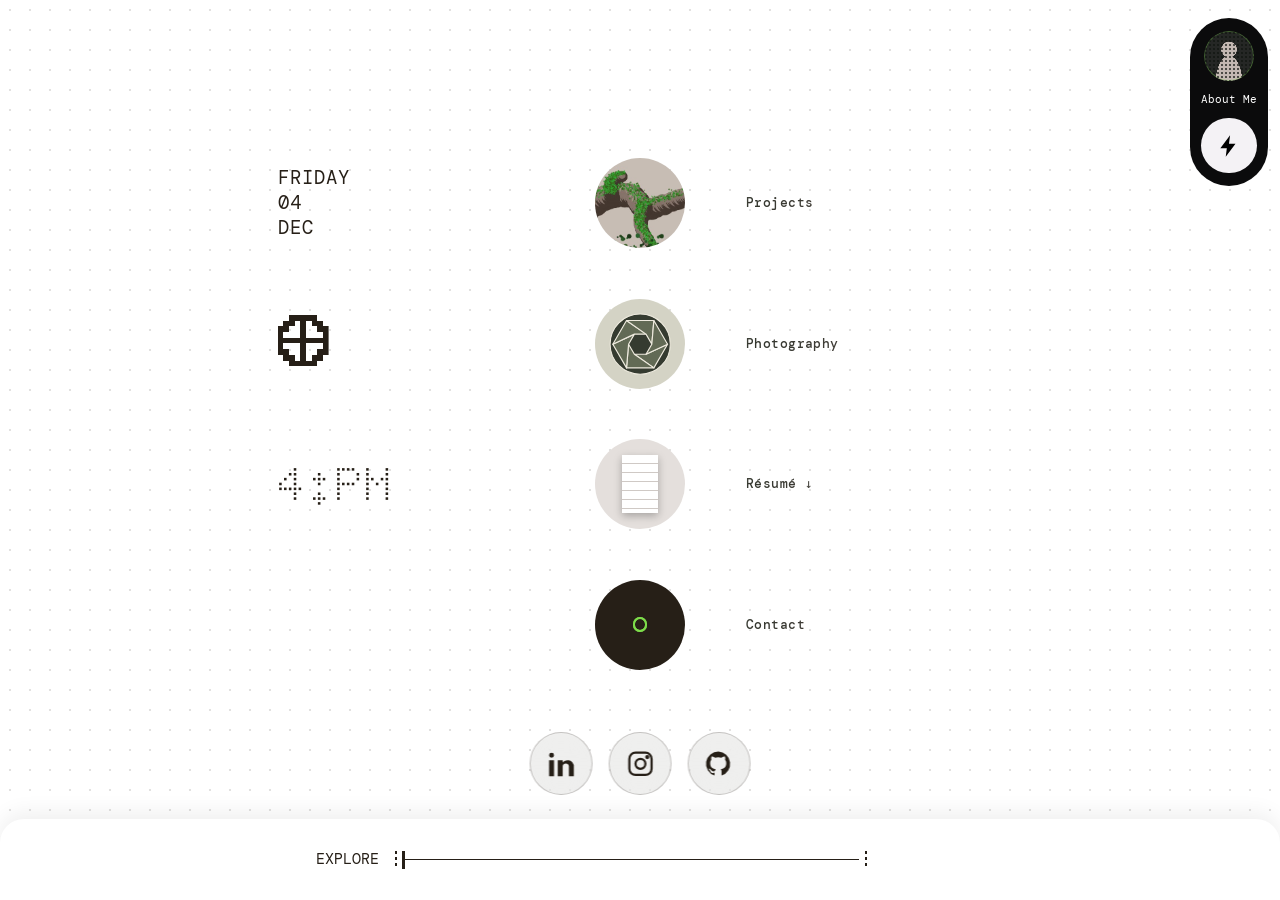
<file: index.html>
<!doctype html>
<html lang="en">
  <head>
    
    <meta charset="utf-8" />
    <meta name="viewport" content="width=device-width,initial-scale=1,viewport-fit=cover" />
    <title>Oscar Ojeda C.</title>
    <link rel="preconnect" href="https://fonts.googleapis.com" />
    <link rel="preconnect" href="https://fonts.gstatic.com" crossorigin />
    <link
      href="https://fonts.googleapis.com/css2?family=Doto:wght@400;900&family=DM+Mono:wght@400;500&display=swap"
      rel="stylesheet"
    />
    <link rel="stylesheet" href="css/portfolio.css" />
  <link rel="icon" href="favicon.ico?v=5" sizes="any">
<link rel="icon" type="image/svg+xml" href="favicon.svg?v=5">
<link rel="apple-touch-icon" href="apple-touch-icon.png?v=4">
</head>
  <body>
    <div id="dev">
      <canvas id="dm" aria-hidden="true"></canvas>
      <div id="home">
        <ul id="col">
          <li class="r">
            <div class="l" id="dt"></div>
            <button class="p" data-o="proj" aria-label="Projects">
              <span class="orb o-proj"></span></button
            ><span></span>
            <span class="portal-caption">Projects</span>
          </li>
          <li class="r">
            <div class="l">
              <svg
                id="gl"
                viewBox="0 0 9 9"
                width="26"
                height="26"
                fill="currentColor"
                shape-rendering="crispEdges"
              ></svg>
            </div>
            <button class="p" data-o="cam" aria-label="Photography">
              <span class="orb o-cam"
                ><svg class="aperture" viewBox="0 0 100 100" aria-hidden="true">
                  <circle class="aperture-rim" cx="50" cy="50" r="44" />
                  <g class="aperture-blades">
                    <path
                      transform="rotate(0 50 50)"
                      d="M 90.000 50.000 L 70.000 84.641 L 41.500 64.722 L 58.500 64.722 Z"
                    >
                      <animate
                        attributeName="d"
                        values="M 90.000 50.000 L 70.000 84.641 L 41.500 64.722 L 58.500 64.722 Z;M 90.000 50.000 L 70.000 84.641 L 49.000 51.732 L 51.000 51.732 Z;M 90.000 50.000 L 70.000 84.641 L 41.500 64.722 L 58.500 64.722 Z"
                        keyTimes="0;0.48;1"
                        dur="480ms"
                        begin="indefinite"
                      />
                    </path>
                    <path
                      transform="rotate(60 50 50)"
                      d="M 90.000 50.000 L 70.000 84.641 L 41.500 64.722 L 58.500 64.722 Z"
                    >
                      <animate
                        attributeName="d"
                        values="M 90.000 50.000 L 70.000 84.641 L 41.500 64.722 L 58.500 64.722 Z;M 90.000 50.000 L 70.000 84.641 L 49.000 51.732 L 51.000 51.732 Z;M 90.000 50.000 L 70.000 84.641 L 41.500 64.722 L 58.500 64.722 Z"
                        keyTimes="0;0.48;1"
                        dur="480ms"
                        begin="indefinite"
                      />
                    </path>
                    <path
                      transform="rotate(120 50 50)"
                      d="M 90.000 50.000 L 70.000 84.641 L 41.500 64.722 L 58.500 64.722 Z"
                    >
                      <animate
                        attributeName="d"
                        values="M 90.000 50.000 L 70.000 84.641 L 41.500 64.722 L 58.500 64.722 Z;M 90.000 50.000 L 70.000 84.641 L 49.000 51.732 L 51.000 51.732 Z;M 90.000 50.000 L 70.000 84.641 L 41.500 64.722 L 58.500 64.722 Z"
                        keyTimes="0;0.48;1"
                        dur="480ms"
                        begin="indefinite"
                      />
                    </path>
                    <path
                      transform="rotate(180 50 50)"
                      d="M 90.000 50.000 L 70.000 84.641 L 41.500 64.722 L 58.500 64.722 Z"
                    >
                      <animate
                        attributeName="d"
                        values="M 90.000 50.000 L 70.000 84.641 L 41.500 64.722 L 58.500 64.722 Z;M 90.000 50.000 L 70.000 84.641 L 49.000 51.732 L 51.000 51.732 Z;M 90.000 50.000 L 70.000 84.641 L 41.500 64.722 L 58.500 64.722 Z"
                        keyTimes="0;0.48;1"
                        dur="480ms"
                        begin="indefinite"
                      />
                    </path>
                    <path
                      transform="rotate(240 50 50)"
                      d="M 90.000 50.000 L 70.000 84.641 L 41.500 64.722 L 58.500 64.722 Z"
                    >
                      <animate
                        attributeName="d"
                        values="M 90.000 50.000 L 70.000 84.641 L 41.500 64.722 L 58.500 64.722 Z;M 90.000 50.000 L 70.000 84.641 L 49.000 51.732 L 51.000 51.732 Z;M 90.000 50.000 L 70.000 84.641 L 41.500 64.722 L 58.500 64.722 Z"
                        keyTimes="0;0.48;1"
                        dur="480ms"
                        begin="indefinite"
                      />
                    </path>
                    <path
                      transform="rotate(300 50 50)"
                      d="M 90.000 50.000 L 70.000 84.641 L 41.500 64.722 L 58.500 64.722 Z"
                    >
                      <animate
                        attributeName="d"
                        values="M 90.000 50.000 L 70.000 84.641 L 41.500 64.722 L 58.500 64.722 Z;M 90.000 50.000 L 70.000 84.641 L 49.000 51.732 L 51.000 51.732 Z;M 90.000 50.000 L 70.000 84.641 L 41.500 64.722 L 58.500 64.722 Z"
                        keyTimes="0;0.48;1"
                        dur="480ms"
                        begin="indefinite"
                      />
                    </path>
                  </g></svg
              ></span></button
            ><span></span>
            <span class="portal-caption">Photography</span>
          </li>
          <li class="r">
            <div class="l tm" id="tm"></div>
            <a class="p" id="dl" href="assets/Oscar_Ojeda_Resume.pdf" download aria-label="Résumé (download PDF)"
              ><span class="orb o-cv"></span></a
            ><span></span>
            <span class="portal-caption">Résumé ↓</span>
          </li>
          <!-- PERSONAL INDEX (disabled): remove the comment markers here and around its screen section below to enable
<li class="r"><div class="l">PERSONAL<br>INDEX</div><button class="p" data-o="index" aria-label="PERSONAL_INDEX"><span class="orb vn o-vinyl"></span></button><span></span></li>
-->
          <li class="r">
            <div class="l" aria-hidden="true"></div>
            <button class="p" data-o="contact" aria-label="Contact">
              <span class="orb o-ct"></span></button
            ><span></span>
            <span class="portal-caption">Contact</span>
          </li>
        </ul>
      </div>
      <nav id="socials" aria-label="Social profiles">
        <a
          href="https://www.linkedin.com/in/oscarojedac/"
          target="_blank"
          rel="noopener noreferrer"
          aria-label="LinkedIn profile (opens in a new tab)"
          title="LinkedIn"
        >
          <svg viewBox="0 0 24 24" aria-hidden="true">
            <path
              d="M4 3a2 2 0 1 0 0 4 2 2 0 0 0 0-4M2 9h4v13H2zm7 0h4v2c1-2 7-4 9 2v9h-4v-8c0-3-5-3-5 0v8H9z"
            />
          </svg>
        </a>
        <a
          href="https://www.instagram.com/OscarOjeda0.0/"
          target="_blank"
          rel="noopener noreferrer"
          aria-label="Instagram profile (opens in a new tab)"
          title="Instagram"
        >
          <svg
            viewBox="0 0 24 24"
            aria-hidden="true"
            style="fill: none; stroke: currentColor; stroke-width: 1.8"
          >
            <rect x="3" y="3" width="18" height="18" rx="5" />
            <circle cx="12" cy="12" r="4" />
            <circle cx="17.5" cy="6.5" r=".8" fill="currentColor" />
          </svg>
        </a>
        <a
          href="https://github.com/oocalder"
          target="_blank"
          rel="noopener noreferrer"
          aria-label="GitHub"
          ><svg viewBox="0 0 24 24" aria-hidden="true">
            <path
              d="M12 2a10 10 0 0 0-3.2 19.5v-2.2c-2.7.6-3.3-1.2-3.3-1.2-.5-1.2-1.2-1.5-1.2-1.5-1-.7.1-.7.1-.7 1.1.1 1.7 1.1 1.7 1.1 1 1.6 2.5 1.1 3 .8.1-.7.4-1.1.7-1.4-2.2-.3-4.5-1.1-4.5-5a4 4 0 0 1 1-2.7c-.1-.3-.4-1.3.1-2.7 0 0 .9-.3 2.8 1a9.5 9.5 0 0 1 5.2 0c1.9-1.3 2.8-1 2.8-1 .5 1.4.2 2.4.1 2.7a4 4 0 0 1 1 2.7c0 3.9-2.3 4.7-4.5 5 .4.3.7.9.7 1.8v3.3A10 10 0 0 0 12 2"
            /></svg
        ></a>
      </nav>
      <div id="ov">
        <!-- MY STORY: edit these two paragraphs to update your introduction. -->
        <section class="s" data-screen="story" aria-label="About Me">
          <div class="rings" aria-hidden="true"></div>
          <article>
            <h2>HEY, I'M OSCAR.</h2>
            <p>
              I graduated from Arizona State University's W. P. Carey School of Business in 2024
              with a degree in Computer Information Systems. I tend to live somewhere between IT, cameras, computers, and
              software development. This site is where I get to put those parts of my life
              in the same place.
            </p>
            <p>
              My work in D2D, IT solutions and CRM software has put me on the customer-facing side of
              that relationship. I've spent a great amount of time listening to what someone needs, asking
              questions, and helping translate technical ideas into something useful. I want to keep
              bringing that perspective closer to the work of building and implementing systems.
            </p>
            <a class="row" id="story-contact" href="contact/index.html">LET'S TALK<span>↗</span></a>
          </article>
        </section>
        <section class="s full" data-screen="proj">
          <canvas id="cv"></canvas>
          <p id="az"></p>
          <p id="dn"></p>
          <p id="an"></p>
          <p id="tg">TARGET_ID: 0345<br />SONAR CONT.<br />DEADWOOD</p>
          <button class="rt" data-p="1" style="left: 30%; top: 50%" aria-label="Project 1">
            <i></i><b>01</b></button
          ><button class="rt" data-p="2" disabled aria-disabled="true" title="Coming soon" style="left: 58%; top: 57%" aria-label="Project 2">
            <i></i><b>02</b></button
          ><button class="rt" data-p="3" disabled aria-disabled="true" title="Coming soon" style="left: 76%; top: 49%" aria-label="Project 3">
            <i></i><b>03</b>
          </button>
          <div id="project-panel" aria-label="Project showcase">
            <p class="eyebrow">FIELD NOTES / SELECTED WORK</p>
            <h2>PROJECTS</h2>
            <p>Explore the markers or choose a project below.</p>
            <nav id="project-tabs" aria-label="Choose a project">
              <button type="button" data-project="1">01</button
              ><button type="button" data-project="2" disabled aria-disabled="true" title="Coming soon">02</button
              ><button type="button" data-project="3" disabled aria-disabled="true" title="Coming soon">03</button>
            </nav>
            <div id="project-detail" aria-live="polite">
              <div id="project-visual"></div>
              <p id="project-status" aria-label="Project status"></p>
              <h3 id="project-title"></h3>
              <p id="project-summary"></p>
              <dl>
                <dt>ROLE</dt>
                <dd id="project-role"></dd>
                <dt>TOOLS</dt>
                <dd id="project-tools"></dd>
                <dt>OUTCOME</dt>
                <dd id="project-outcome"></dd>
              </dl>
              <div id="project-links"></div>
            </div>
            <p class="placeholder-note">
              01 is a documented personal prototype. 02–03 are still placeholders.
            </p>
          </div>
        </section>
        <img id="cg" alt="" /><iframe id="cf" title="Cam view" allow="autoplay"></iframe>
        <section class="s full" data-screen="contact" aria-label="Contact">
          <iframe id="contact-frame" data-src="contact/index.html" title="Contact Oscar Ojeda" loading="lazy"></iframe>
        </section>
        <!-- PERSONAL INDEX screen (disabled)
<section class="s" data-screen="index"><h2 class="h">PERSONAL<br>INDEX</h2><div class="rec vn"></div>
<div class="row">PHOTOGRAPHY<span>placeholder</span></div><div class="row">HOBBY_02<span>placeholder</span></div><div class="row">HOBBY_03<span>placeholder</span></div></section>
-->
      </div>
      <div id="pill">
        <button class="av" data-o="story" aria-label="About Me"></button><small>About Me</small
        ><button id="bolt" aria-label="Replay intro">
          <svg viewBox="0 0 24 24"><path d="M13 2 4 14h6l-1 8 9-12h-6z" /></svg>
        </button>
      </div>

      <nav id="bar">
        <!-- Bottom-left hamburger disabled by request; uncomment alongside its JS handler if needed later.
        <button class="mn" id="mn" aria-label="Back"><i></i><i></i><i></i></button>
        -->
        <span>EXPLORE</span>
        <div id="sl"><i></i><b id="th"></b></div>
        <span id="rd"></span>
      </nav>
      <button id="x">&larr; BACK</button>
      <div id="ts"></div>
    </div>
    <script src="js/portfolio.js"></script>
  </body>
</html>
</file>
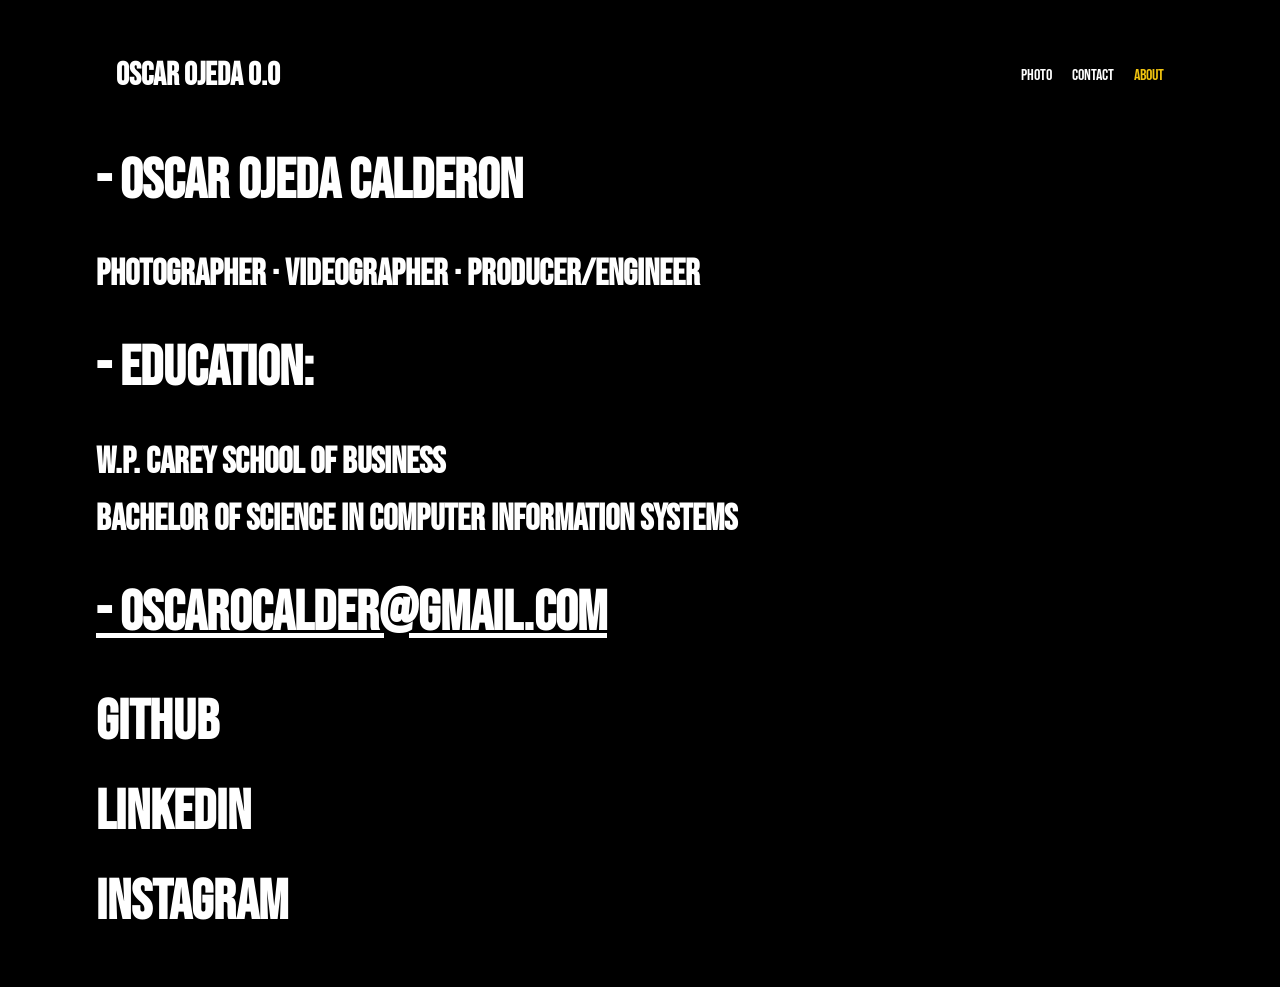
<file: about/index.html>
<!doctype html>
<html lang="en">
  <head>
    <meta charset="UTF-8" />
    <meta http-equiv="X-UA-Compatible" content="IE=edge" />
    <meta name="viewport" content="width=device-width, initial-scale=1.0" />

    <!-- Custom CSS file link -->
    <link rel="stylesheet" href="../css/about.css" />

    <title>About Oscar Ojeda</title>

    <!-- Font -->
    <link
      href="https://fonts.googleapis.com/css2?family=Bebas+Neue&display=swap"
      rel="stylesheet"
    />
  <link rel="icon" href="../favicon.ico?v=5" sizes="any">
<link rel="icon" type="image/svg+xml" href="../favicon.svg?v=5">
<link rel="apple-touch-icon" href="../apple-touch-icon.png?v=4">
</head>
  <body>
    <div class="about-container">
      <header class="navbar fade-in">
        <h1 class="title">
          <a href="../index.html" style="text-decoration: none; color: inherit">Oscar Ojeda 0.0</a>
        </h1>

        <nav>
          <ul class="menu">
            <li><a href="../index.html">Photo</a></li>
            <!-- <li><a href="../press/">Press</a></li> -->
            <li><a href="../contact/">Contact</a></li>
            <li><a href="../about/" class="active">About</a></li>
          </ul>
        </nav>

        <div class="menu-toggle">
          <div class="bar"></div>
          <div class="bar"></div>
        </div>
        <nav class="menu-overlay">
          <ul>
            <li><a href="../index.html">Photo</a></li>
            <!-- <li><a href="../press/">Press</a></li> -->
            <li><a href="../contact/">Contact</a></li>
            <li><a href="../about/" class="active">About</a></li>
          </ul>
        </nav>
      </header>
      <br />
      <main class="about-content">
        <h3 class="fade-in delay-1">- Oscar Ojeda Calderon</h3>
        <h2 class="fade-in delay-2">Photographer · Videographer · Producer/Engineer</h2>

        <h3 class="fade-in delay-3">- Education:</h3>
        <h2 class="fade-in delay-4">
          W.P. Carey School of Business<br />
          Bachelor of Science in Computer Information Systems
        </h2>

        <h3><u>- OscarOCalder@gmail.com</u></h3>
        <!-- Email stays static -->
      </main>

      <ul class="social-menu">
        <h3 class="fade-in delay-5">
          <li><a href="https://github.com/oocalder">GitHub</a></li>
        </h3>
        <h3 class="fade-in delay-6">
          <li><a href="https://www.linkedin.com/in/OscarOjedaC">LinkedIn</a></li>
        </h3>
        <h3 class="fade-in delay-7">
          <li><a href="https://www.instagram.com/OscarOjeda0.0/#">Instagram</a></li>
        </h3>
      </ul>
    </div>
    <script src="../js/about.js"></script>
  </body>
</html>
</file>
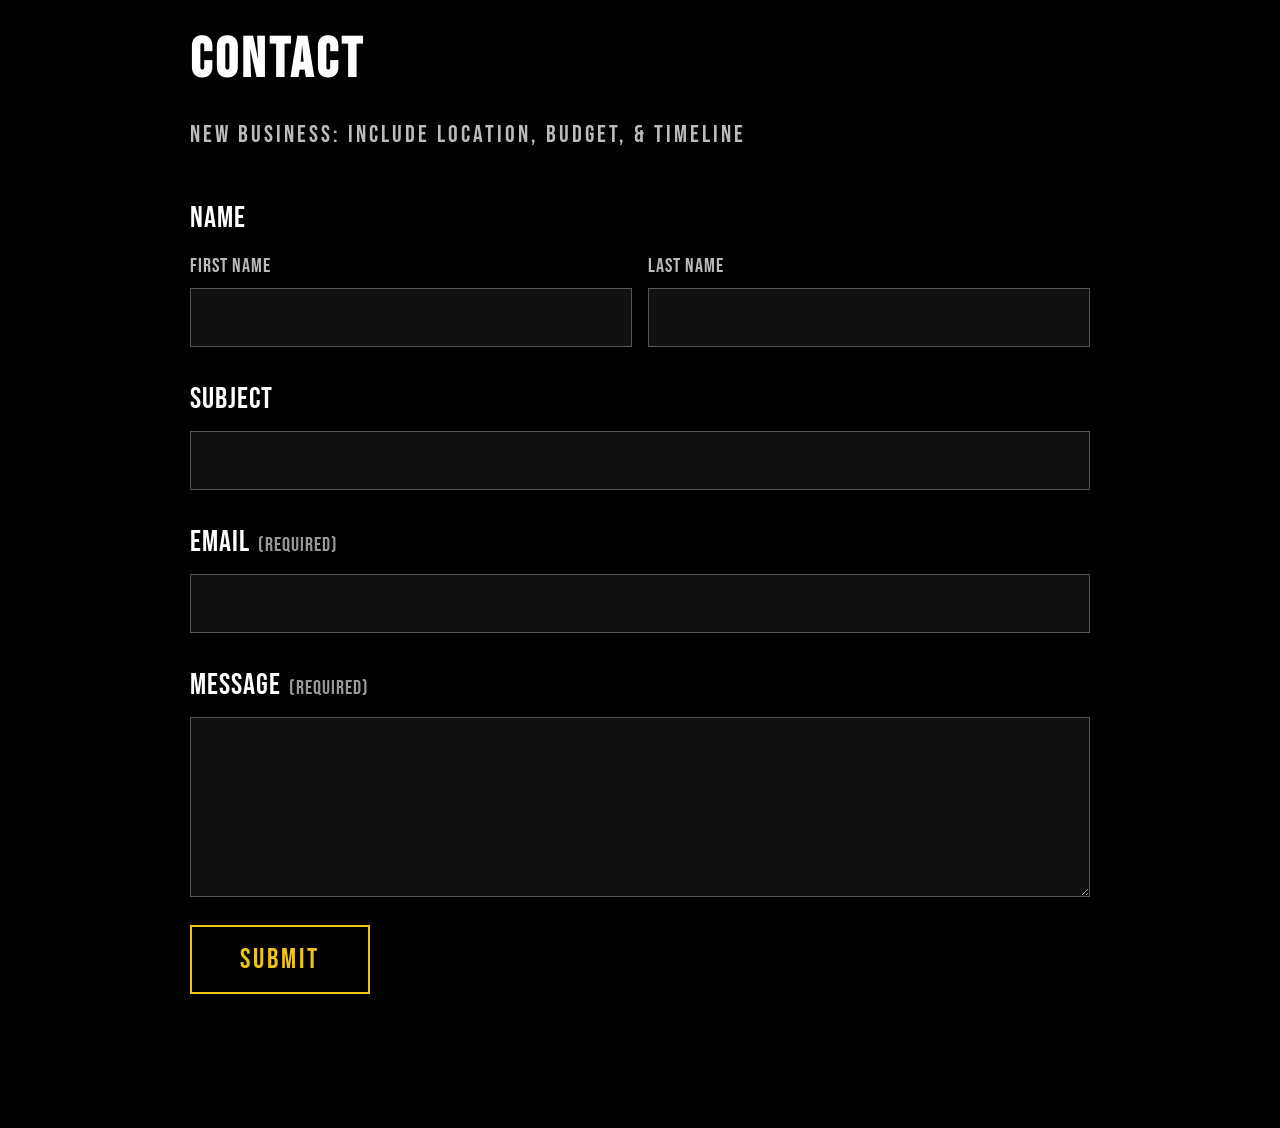
<file: contact/index.html>
<!DOCTYPE html>
<html lang="en">
<head>
    <base target="_top">
    <link rel="icon" href="../favicon.ico?v=5" sizes="any">
    <link rel="icon" type="image/svg+xml" href="../favicon.svg?v=5">
    <meta charset="UTF-8">
    <meta http-equiv="X-UA-Compatible" content="IE=edge">
    <meta name="viewport" content="width=device-width, initial-scale=1.0">

    <!-- Custom CSS files -->
    <link rel="stylesheet" href="../css/contact-base.css">
    <link rel="stylesheet" href="../css/contact.css">

    <title>Contact</title>
    <meta name="description" content="Get in touch with Oscar about a project, collaboration, or photography inquiry.">
    <meta property="og:title" content="Contact">
    <meta property="og:type" content="website">
    <meta property="og:url" content="https://oscarojedac.com/contact/">
    <meta property="og:description" content="Get in touch about a project, collaboration, or photography inquiry.">
    <meta name="twitter:card" content="summary">
    <meta name="twitter:title" content="Contact">
    <link rel="canonical" href="https://oscarojedac.com/contact/">

    <!-- Font -->
    <link href="https://fonts.googleapis.com/css2?family=Bebas+Neue&display=swap" rel="stylesheet">
</head>
<body>

    <div class="about-container">
        <main class="contact-content">
            <h2 class="contact-title fade-in delay-1">Contact</h2>
            <p class="contact-sub fade-in delay-2">New business: include location, budget, &amp; timeline</p>

            <!--
                FORM SETUP: replace YOUR_FORM_ID below with your Formspree form ID
                (see formspree.io). Until you do, the form falls back to opening
                the visitor's email app with their message pre-filled.
            -->
            <form id="contact-form" class="contact-form fade-in delay-3"
                  action="https://formspree.io/f/xaeqaoja" method="POST">

                <div class="field">
                    <span class="field-label">Name</span>
                    <div class="name-row">
                        <div class="field-half">
                            <label class="field-sublabel" for="first-name">First Name</label>
                            <input type="text" id="first-name" name="first_name" autocomplete="given-name">
                        </div>
                        <div class="field-half">
                            <label class="field-sublabel" for="last-name">Last Name</label>
                            <input type="text" id="last-name" name="last_name" autocomplete="family-name">
                        </div>
                    </div>
                </div>

                <div class="field">
                    <label class="field-label" for="subject">Subject</label>
                    <input type="text" id="subject" name="subject">
                </div>

                <div class="field">
                    <label class="field-label" for="email">Email<span class="req">(required)</span></label>
                    <input type="email" id="email" name="email" required autocomplete="email">
                </div>

                <div class="field">
                    <label class="field-label" for="message">Message<span class="req">(required)</span></label>
                    <textarea id="message" name="message" required></textarea>
                </div>

                <!-- Spam trap: real visitors never see or fill this -->
                <div class="hp-field" aria-hidden="true">
                    <label for="website">Leave this empty</label>
                    <input type="text" id="website" name="_gotcha" tabindex="-1" autocomplete="off">
                </div>

                <button type="submit" class="submit-btn">Submit</button>
                <p id="form-status" class="form-status" role="status" aria-live="polite"></p>
            </form>
        </main>

    </div>

    <script src="../js/contact-legacy.js"></script>
    <script>
    (function () {
        var form = document.getElementById("contact-form");
        var statusEl = document.getElementById("form-status");
        var button = form.querySelector(".submit-btn");
        var TO_EMAIL = "OscarOCalder@gmail.com";

        function setStatus(msg, type) {
            statusEl.textContent = msg;
            statusEl.className = "form-status " + (type || "");
        }

        form.addEventListener("submit", function (e) {
            e.preventDefault();

            // Spam trap filled in? Pretend success and do nothing.
            if (form.elements["_gotcha"].value) {
                setStatus("Thanks! Your message was sent.", "success");
                return;
            }

            var first = form.elements["first_name"].value.trim();
            var last = form.elements["last_name"].value.trim();
            var subject = form.elements["subject"].value.trim() || "Website inquiry";
            var email = form.elements["email"].value.trim();
            var message = form.elements["message"].value.trim();
            var fullName = (first + " " + last).trim();

            // Formspree not set up yet -> open the visitor's email app instead
            if (form.action.indexOf("YOUR_FORM_ID") !== -1) {
                var body = (fullName ? "Name: " + fullName + "\n" : "") +
                           "Email: " + email + "\n\n" + message;
                window.location.href = "mailto:" + TO_EMAIL +
                    "?subject=" + encodeURIComponent(subject) +
                    "&body=" + encodeURIComponent(body);
                setStatus("Opening your email app...", "success");
                return;
            }

            // Formspree is set up -> send it in the background
            button.disabled = true;
            setStatus("Sending...", "");

            fetch(form.action, {
                method: "POST",
                body: new FormData(form),
                headers: { "Accept": "application/json" }
            }).then(function (response) {
                if (response.ok) {
                    form.reset();
                    setStatus("Thanks! Your message was sent.", "success");
                } else {
                    setStatus("Something went wrong. Please email " + TO_EMAIL + " directly.", "error");
                }
            }).catch(function () {
                setStatus("Something went wrong. Please email " + TO_EMAIL + " directly.", "error");
            }).finally(function () {
                button.disabled = false;
            });
        });
    })();
    </script>
</body>
</html>
</file>
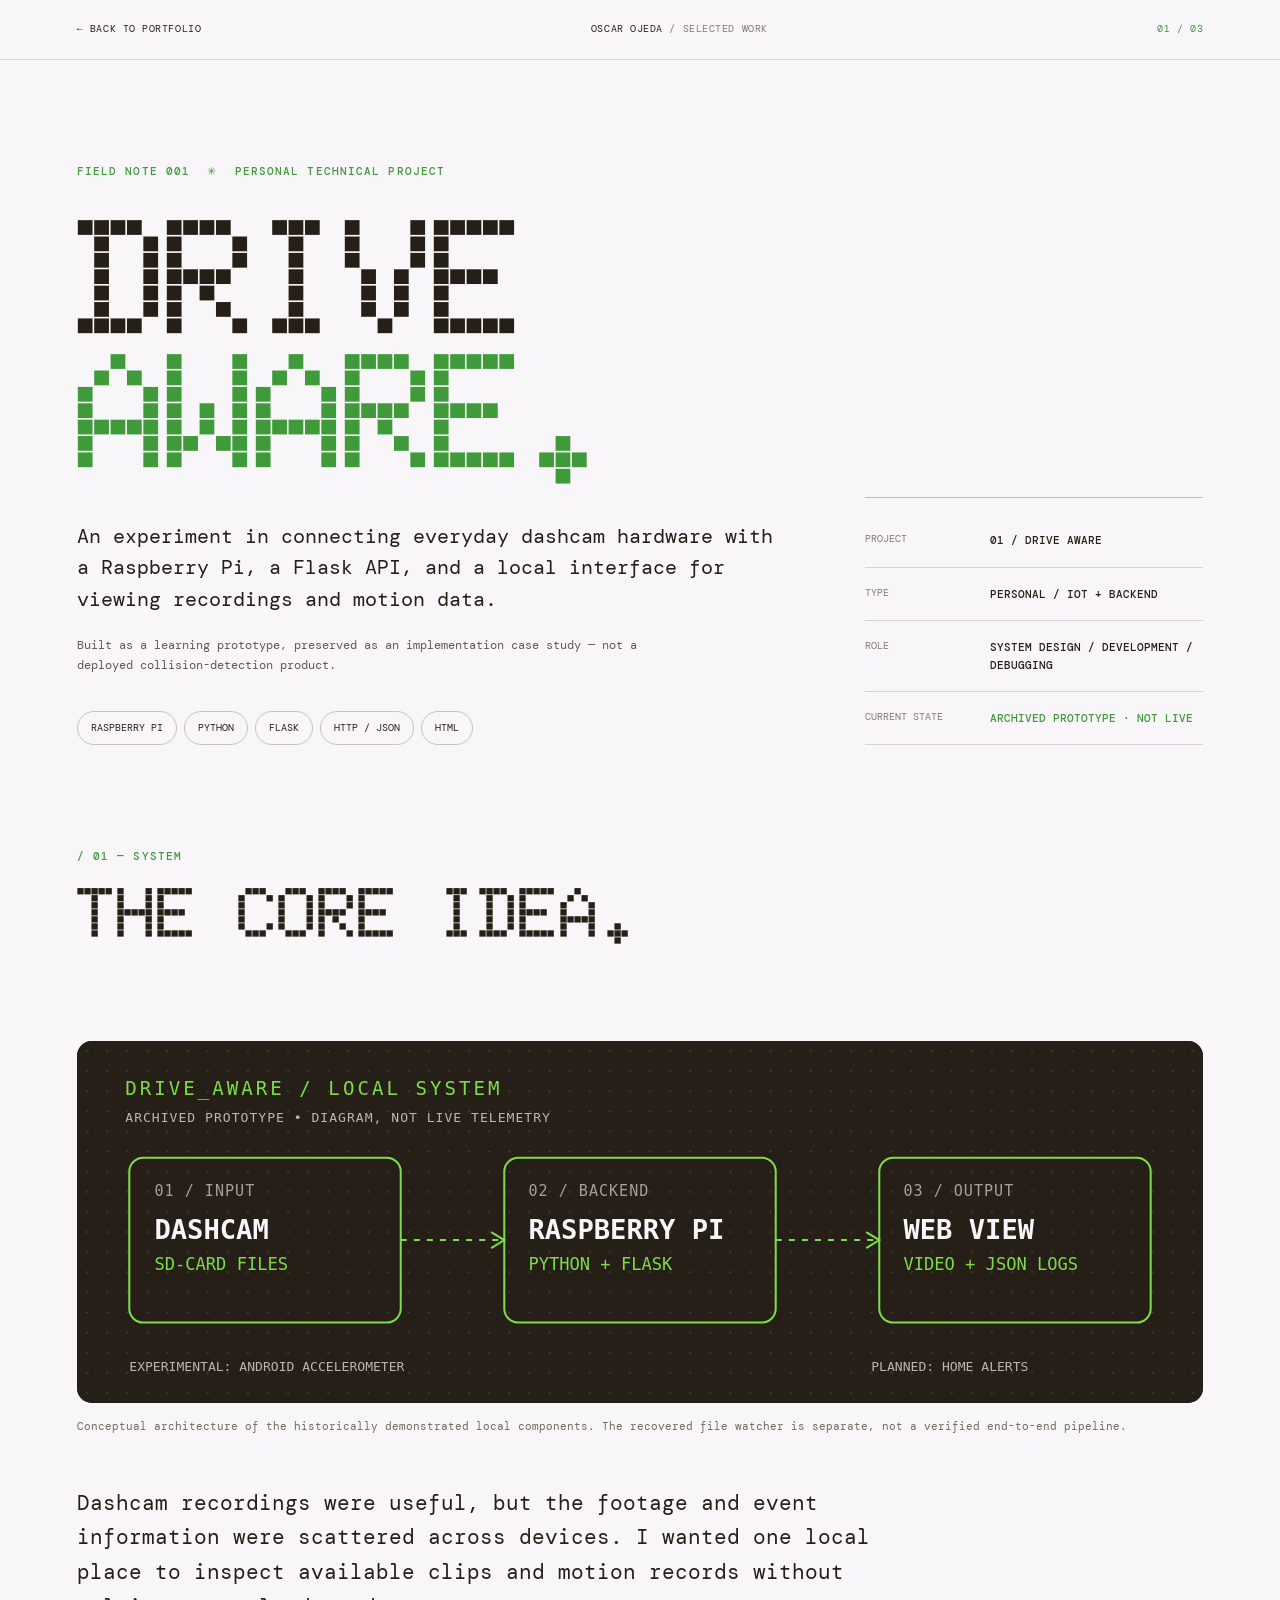
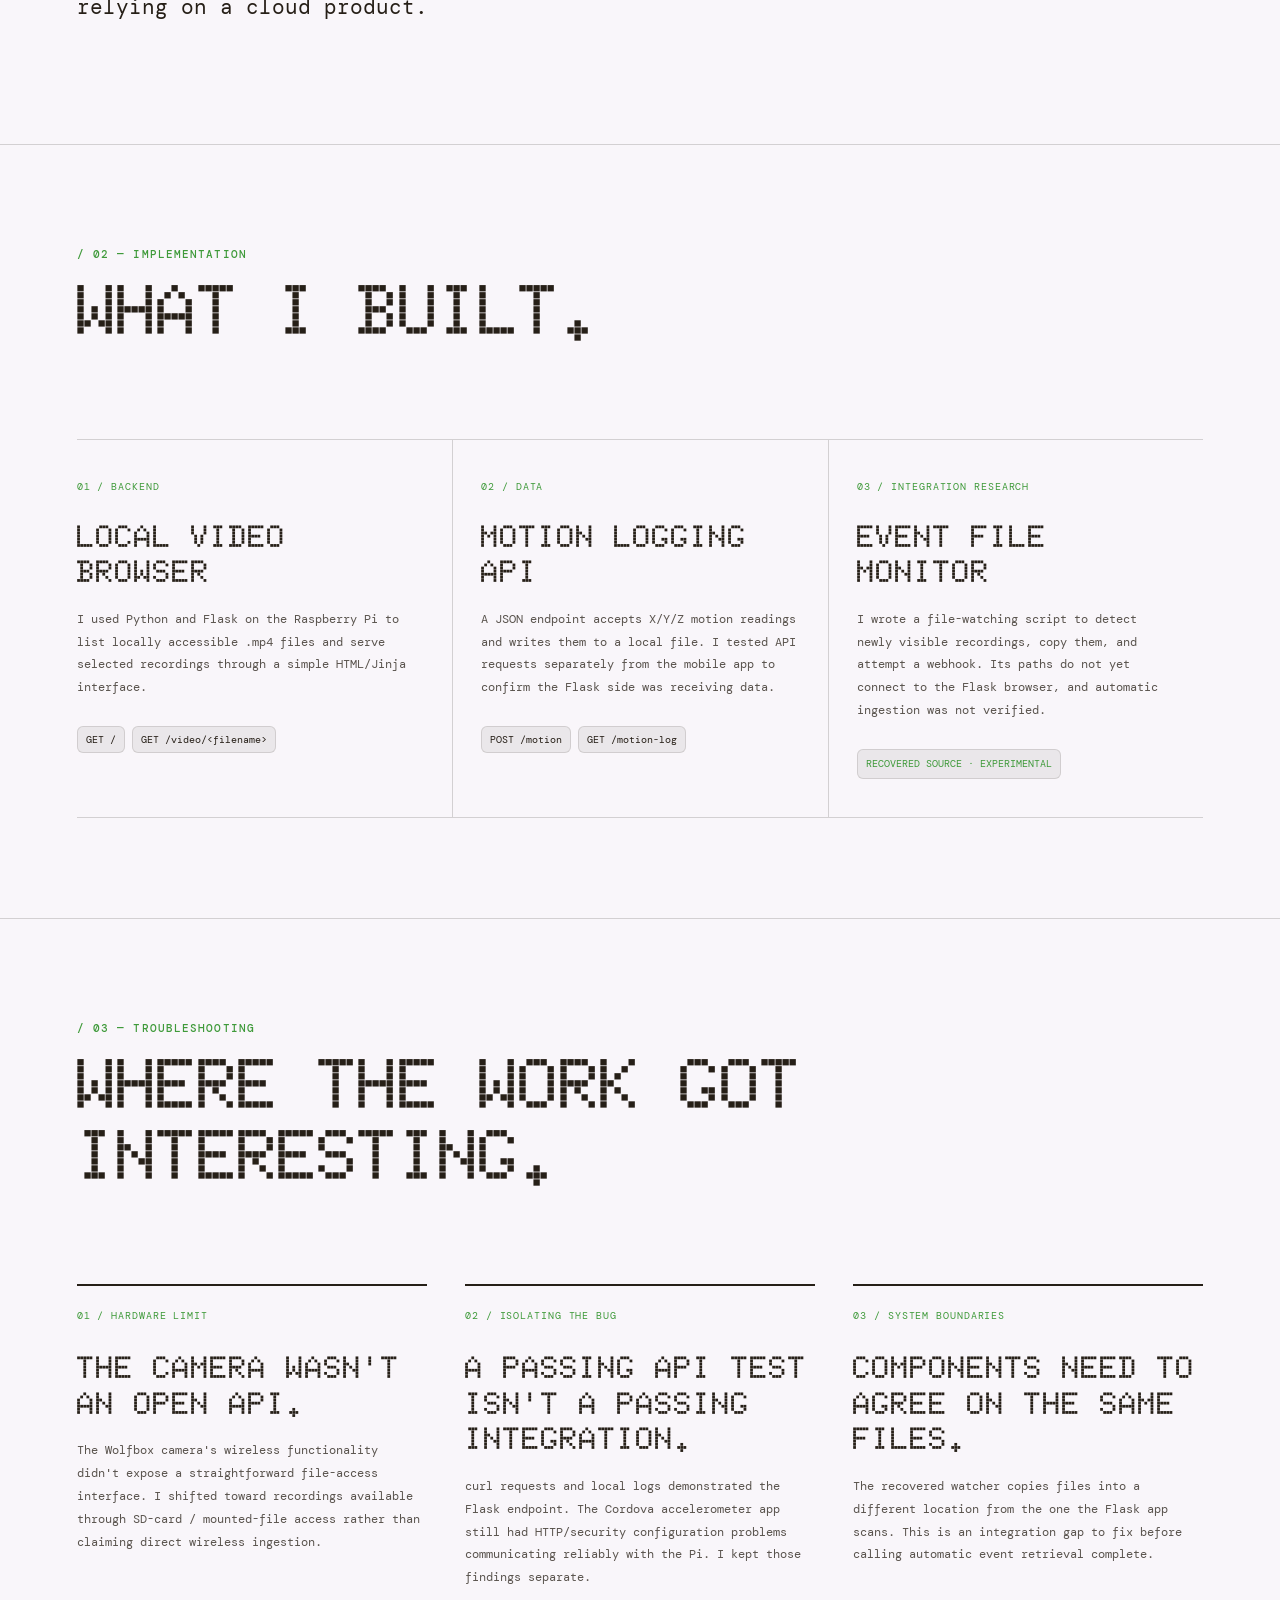
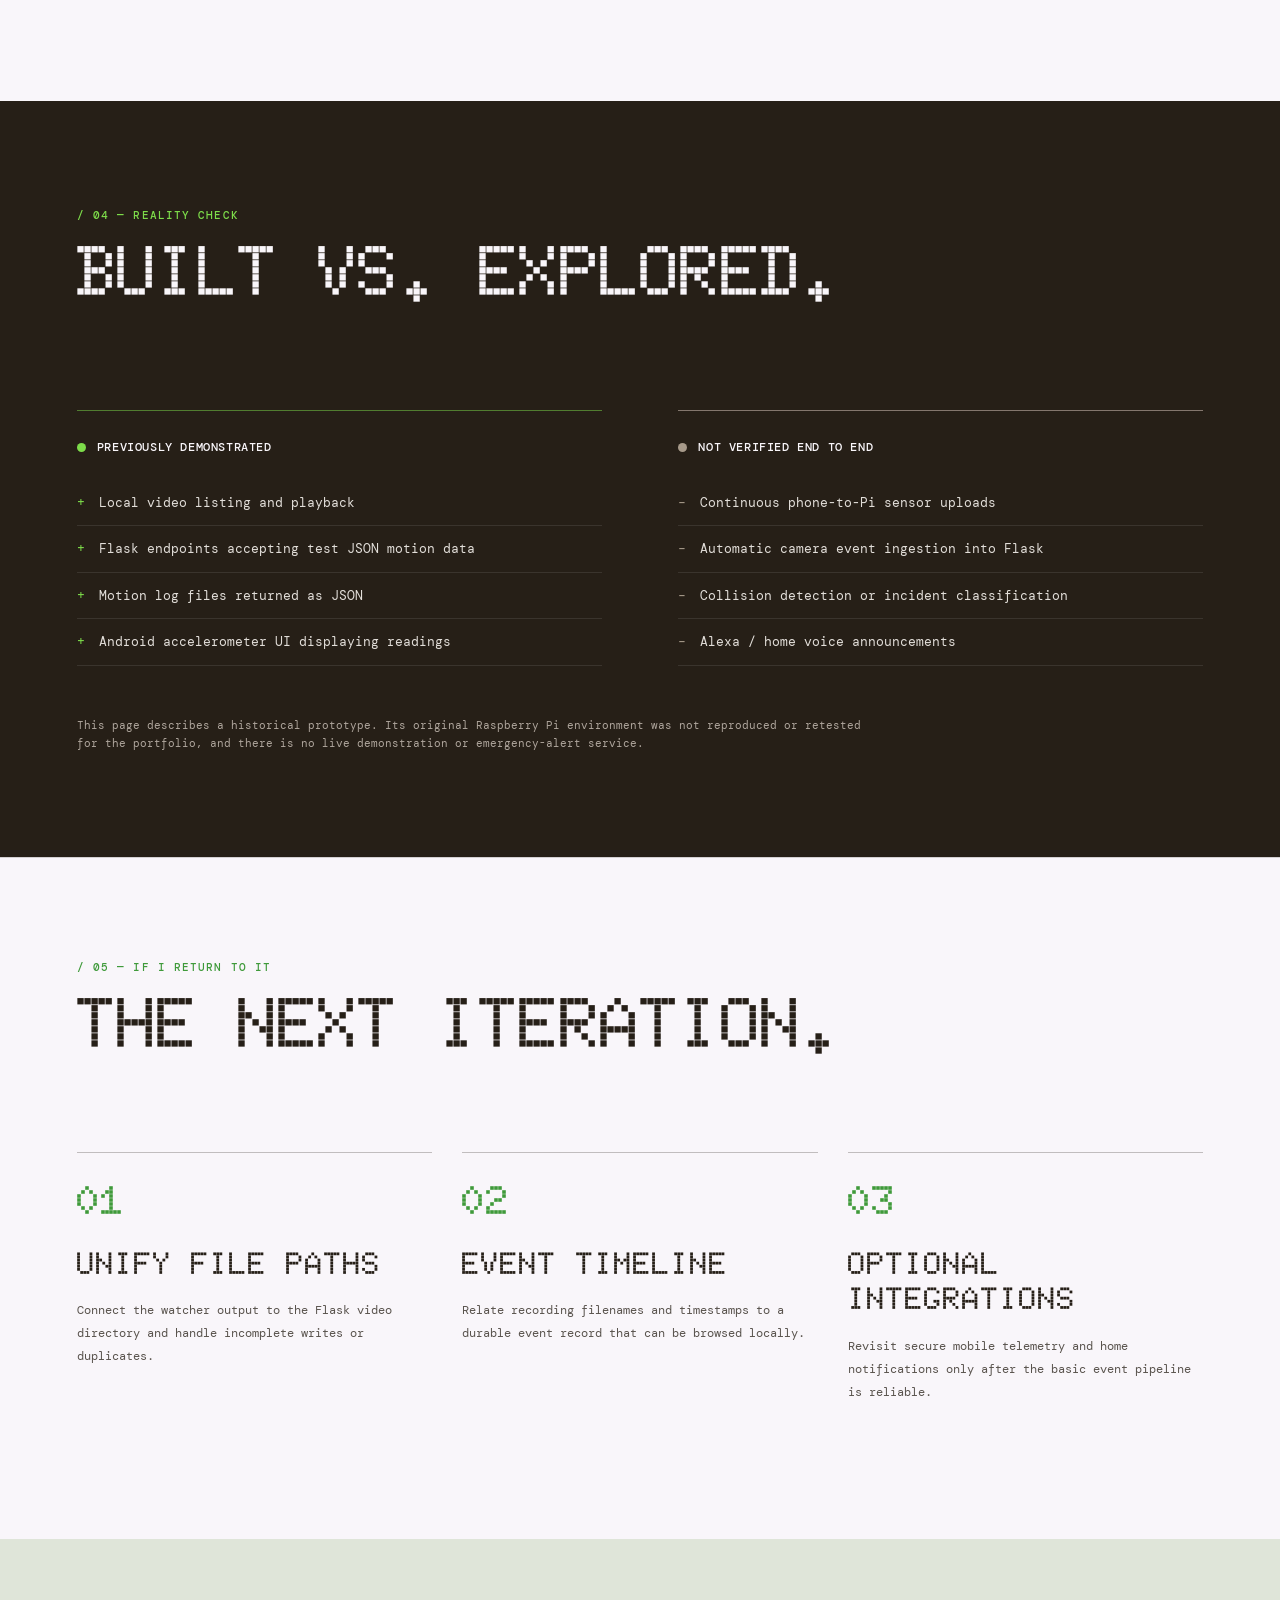
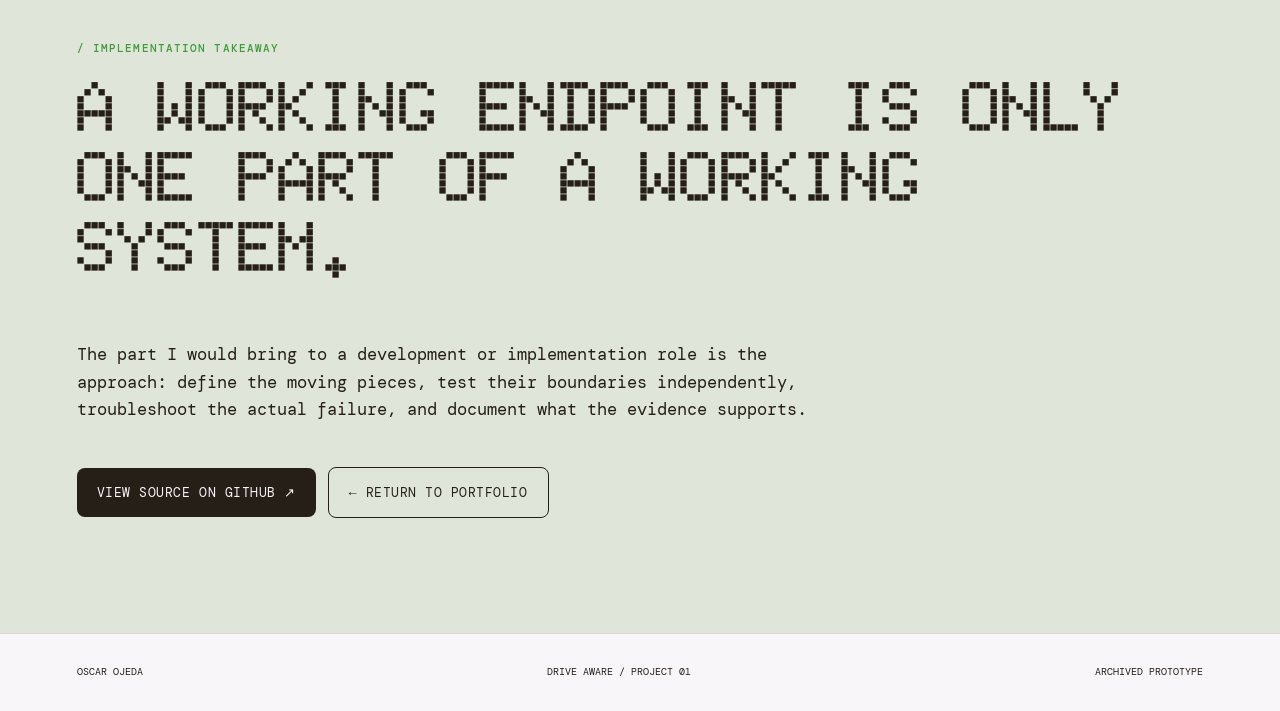
<file: projects/drive-aware/index.html>
<!doctype html>
<html lang="en">
  <head>
    <meta charset="utf-8" />
    <meta name="viewport" content="width=device-width,initial-scale=1" />
    <meta name="description" content="Drive Aware: an archived Raspberry Pi and Flask project exploring local dashcam video retrieval, JSON motion logging, and integration troubleshooting." />
    <title>Drive Aware — Project 01 / Oscar Ojeda</title>
    <link rel="preconnect" href="https://fonts.googleapis.com" />
    <link rel="preconnect" href="https://fonts.gstatic.com" crossorigin />
    <link href="https://fonts.googleapis.com/css2?family=Doto:wght@400;900&amp;family=DM+Mono:wght@400;500&amp;display=swap" rel="stylesheet" />
    <link rel="stylesheet" href="case-study.css" />
  <link rel="icon" href="../../favicon.ico?v=5" sizes="any">
<link rel="icon" type="image/svg+xml" href="../../favicon.svg?v=5">
<link rel="apple-touch-icon" href="../../apple-touch-icon.png?v=4">
</head>
  <body>
    <header class="topbar">
      <a class="back-link" href="../../index.html" aria-label="Return to portfolio">← BACK TO PORTFOLIO</a>
      <span>OSCAR OJEDA <span class="topbar-muted">/ SELECTED WORK</span></span>
      <span class="topbar-number">01 / 03</span>
    </header>

    <main>
      <section class="hero" aria-labelledby="case-title">
        <div class="hero-copy">
          <p class="eyebrow">FIELD NOTE 001 <span class="star">✳</span> PERSONAL TECHNICAL PROJECT</p>
          <h1 id="case-title">DRIVE<br /><span>AWARE.</span></h1>
          <p class="hero-summary">An experiment in connecting everyday dashcam hardware with a Raspberry Pi, a Flask API, and a local interface for viewing recordings and motion data.</p>
          <p class="hero-small">Built as a learning prototype, preserved as an implementation case study — not a deployed collision-detection product.</p>
          <div class="tags" aria-label="Tools used">
            <span>RASPBERRY PI</span><span>PYTHON</span><span>FLASK</span><span>HTTP / JSON</span><span>HTML</span>
          </div>
        </div>
        <aside class="hero-facts" aria-label="Project facts">
          <div class="fact"><span>PROJECT</span><strong>01 / DRIVE AWARE</strong></div>
          <div class="fact"><span>TYPE</span><strong>PERSONAL / IOT + BACKEND</strong></div>
          <div class="fact"><span>ROLE</span><strong>SYSTEM DESIGN / DEVELOPMENT / DEBUGGING</strong></div>
          <div class="fact"><span>CURRENT STATE</span><strong class="state">ARCHIVED PROTOTYPE · NOT LIVE</strong></div>
        </aside>
      </section>

      <section class="diagram-section" aria-labelledby="system-heading">
        <div class="section-header">
          <span class="section-index">/ 01 — SYSTEM</span>
          <h2 id="system-heading">THE CORE IDEA.</h2>
        </div>
        <figure class="architecture">
          <img src="../../images/drive-aware-system.svg" alt="Conceptual three-stage flow: dashcam SD-card recordings, Raspberry Pi Flask server, and local web browser showing recordings and JSON motion logs." />
          <figcaption>Conceptual architecture of the historically demonstrated local components. The recovered file watcher is separate, not a verified end-to-end pipeline.</figcaption>
        </figure>
        <p class="body-intro">Dashcam recordings were useful, but the footage and event information were scattered across devices. I wanted one local place to inspect available clips and motion records without relying on a cloud product.</p>
      </section>

      <section class="content-section" aria-labelledby="build-heading">
        <div class="section-header">
          <span class="section-index">/ 02 — IMPLEMENTATION</span>
          <h2 id="build-heading">WHAT I BUILT.</h2>
        </div>
        <div class="work-grid">
          <article class="work-item">
            <span class="work-count">01 / BACKEND</span>
            <h3>LOCAL VIDEO BROWSER</h3>
            <p>I used Python and Flask on the Raspberry Pi to list locally accessible <code>.mp4</code> files and serve selected recordings through a simple HTML/Jinja interface.</p>
            <div class="endpoint"><code>GET /</code><code>GET /video/&lt;filename&gt;</code></div>
          </article>
          <article class="work-item">
            <span class="work-count">02 / DATA</span>
            <h3>MOTION LOGGING API</h3>
            <p>A JSON endpoint accepts X/Y/Z motion readings and writes them to a local file. I tested API requests separately from the mobile app to confirm the Flask side was receiving data.</p>
            <div class="endpoint"><code>POST /motion</code><code>GET /motion-log</code></div>
          </article>
          <article class="work-item">
            <span class="work-count">03 / INTEGRATION RESEARCH</span>
            <h3>EVENT FILE MONITOR</h3>
            <p>I wrote a file-watching script to detect newly visible recordings, copy them, and attempt a webhook. Its paths do not yet connect to the Flask browser, and automatic ingestion was not verified.</p>
            <div class="tagline">RECOVERED SOURCE · EXPERIMENTAL</div>
          </article>
        </div>
      </section>

      <section class="content-section split-section" aria-labelledby="lesson-heading">
        <div class="section-header">
          <span class="section-index">/ 03 — TROUBLESHOOTING</span>
          <h2 id="lesson-heading">WHERE THE WORK GOT INTERESTING.</h2>
        </div>
        <div class="challenge-grid">
          <article class="challenge">
            <span>01 / HARDWARE LIMIT</span>
            <h3>THE CAMERA WASN'T AN OPEN API.</h3>
            <p>The Wolfbox camera's wireless functionality didn't expose a straightforward file-access interface. I shifted toward recordings available through SD-card / mounted-file access rather than claiming direct wireless ingestion.</p>
          </article>
          <article class="challenge">
            <span>02 / ISOLATING THE BUG</span>
            <h3>A PASSING API TEST ISN'T A PASSING INTEGRATION.</h3>
            <p><code>curl</code> requests and local logs demonstrated the Flask endpoint. The Cordova accelerometer app still had HTTP/security configuration problems communicating reliably with the Pi. I kept those findings separate.</p>
          </article>
          <article class="challenge">
            <span>03 / SYSTEM BOUNDARIES</span>
            <h3>COMPONENTS NEED TO AGREE ON THE SAME FILES.</h3>
            <p>The recovered watcher copies files into a different location from the one the Flask app scans. This is an integration gap to fix before calling automatic event retrieval complete.</p>
          </article>
        </div>
      </section>

      <section class="status-section" aria-labelledby="status-heading">
        <div class="section-header">
          <span class="section-index">/ 04 — REALITY CHECK</span>
          <h2 id="status-heading">BUILT VS. EXPLORED.</h2>
        </div>
        <div class="status-columns">
          <div class="status-col">
            <h3><span class="status-dot"></span> PREVIOUSLY DEMONSTRATED</h3>
            <ul>
              <li>Local video listing and playback</li>
              <li>Flask endpoints accepting test JSON motion data</li>
              <li>Motion log files returned as JSON</li>
              <li>Android accelerometer UI displaying readings</li>
            </ul>
          </div>
          <div class="status-col unverified">
            <h3><span class="status-dot"></span> NOT VERIFIED END TO END</h3>
            <ul>
              <li>Continuous phone-to-Pi sensor uploads</li>
              <li>Automatic camera event ingestion into Flask</li>
              <li>Collision detection or incident classification</li>
              <li>Alexa / home voice announcements</li>
            </ul>
          </div>
        </div>
        <p class="status-note">This page describes a historical prototype. Its original Raspberry Pi environment was not reproduced or retested for the portfolio, and there is no live demonstration or emergency-alert service.</p>
      </section>

      <section class="content-section roadmap-section" aria-labelledby="next-heading">
        <div class="section-header">
          <span class="section-index">/ 05 — IF I RETURN TO IT</span>
          <h2 id="next-heading">THE NEXT ITERATION.</h2>
        </div>
        <div class="roadmap">
          <div><span>01</span><h3>UNIFY FILE PATHS</h3><p>Connect the watcher output to the Flask video directory and handle incomplete writes or duplicates.</p></div>
          <div><span>02</span><h3>EVENT TIMELINE</h3><p>Relate recording filenames and timestamps to a durable event record that can be browsed locally.</p></div>
          <div><span>03</span><h3>OPTIONAL INTEGRATIONS</h3><p>Revisit secure mobile telemetry and home notifications only after the basic event pipeline is reliable.</p></div>
        </div>
      </section>

      <section class="closing" aria-labelledby="takeaway-heading">
        <p class="eyebrow">/ IMPLEMENTATION TAKEAWAY</p>
        <h2 id="takeaway-heading">A WORKING ENDPOINT IS ONLY ONE PART OF A WORKING SYSTEM.</h2>
        <p>The part I would bring to a development or implementation role is the approach: define the moving pieces, test their boundaries independently, troubleshoot the actual failure, and document what the evidence supports.</p>
        <div class="closing-links">
          <a class="closing-link" href="https://github.com/oocalder/Drive-Aware" target="_blank" rel="noopener noreferrer">VIEW SOURCE ON GITHUB ↗</a>
          <a class="closing-link secondary" href="../../index.html">← RETURN TO PORTFOLIO</a>
        </div>
      </section>
    </main>
    <footer>OSCAR OJEDA <span>DRIVE AWARE / PROJECT 01</span> <span>ARCHIVED PROTOTYPE</span></footer>
  </body>
</html>
</file>
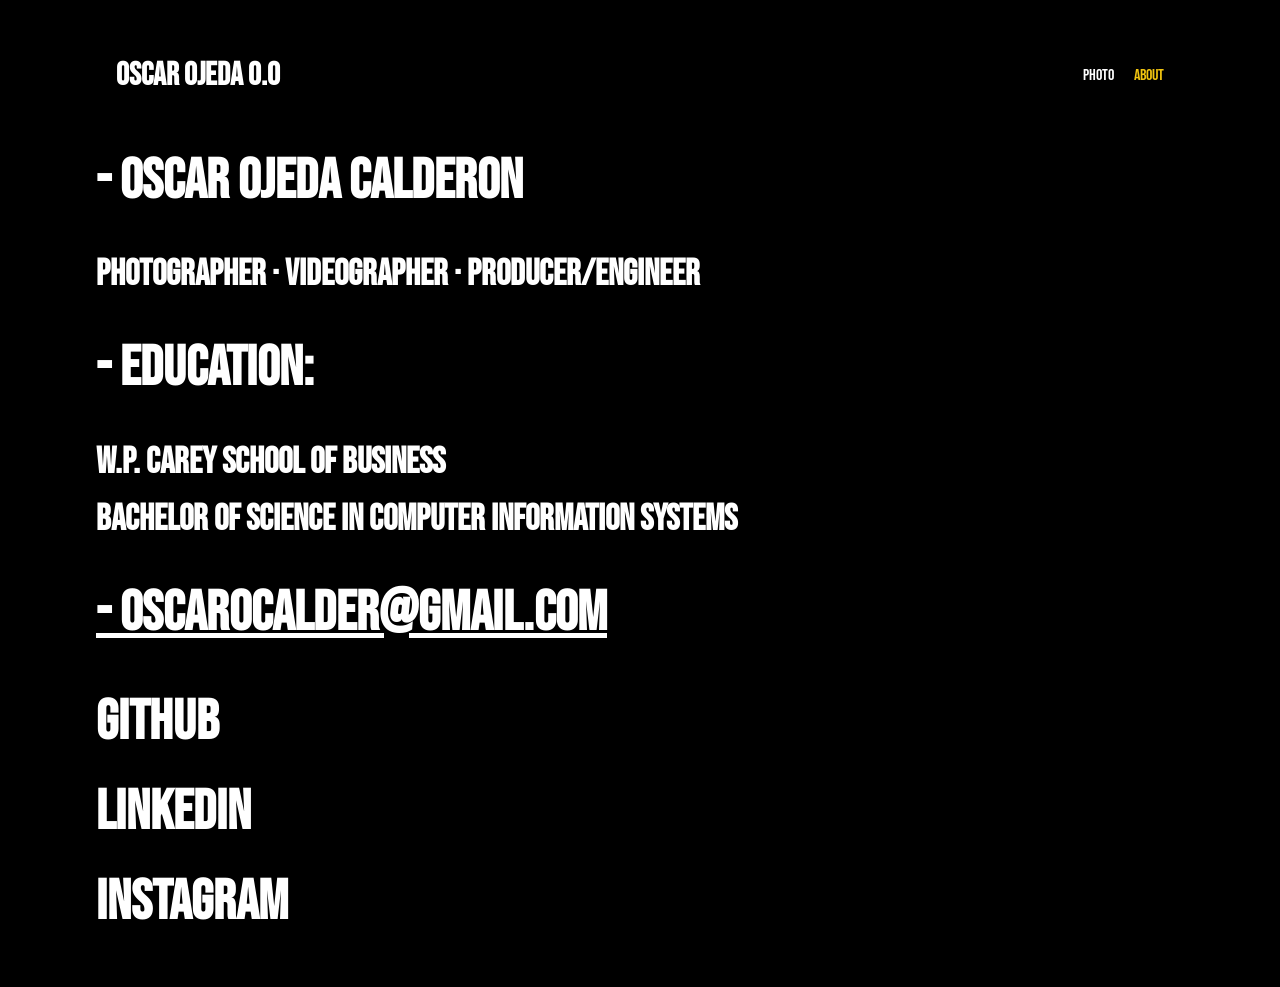
<file: html/about.html>
<!doctype html>
<html lang="en">
  <head>
    <meta charset="UTF-8" />
    <meta http-equiv="X-UA-Compatible" content="IE=edge" />
    <meta name="viewport" content="width=device-width, initial-scale=1.0" />

    <!-- Custom CSS file link -->
    <link rel="stylesheet" href="../css/about.css" />

    <title>About - Oscar Ojeda</title>

    <!-- Font -->
    <link
      href="https://fonts.googleapis.com/css2?family=Bebas+Neue&display=swap"
      rel="stylesheet"
    />
  <link rel="icon" href="../favicon.ico?v=5" sizes="any">
<link rel="icon" type="image/svg+xml" href="../favicon.svg?v=5">
<link rel="apple-touch-icon" href="../apple-touch-icon.png?v=4">
</head>
  <body>
    <div class="about-container">
      <header class="navbar fade-in">
        <h1 class="title">
          <a href="../index.html" style="text-decoration: none; color: inherit">Oscar Ojeda 0.0</a>
        </h1>
        <!--             <button class="toggle-theme animate-logo" aria-label="Toggle Dark Mode">0.0</button> -->

        <nav>
          <ul class="menu">
            <li><a href="../index.html">Photo</a></li>
            <!-- <li><a href="index.html#projects">Projects</a></li> -->
            <li><a href="about.html" class="active">About</a></li>
          </ul>
        </nav>
      </header>
      <br />
      <main class="about-content">
        <h3 class="fade-in delay-1">- Oscar Ojeda Calderon</h3>
        <h2 class="fade-in delay-2">Photographer · Videographer · Producer/Engineer</h2>

        <h3 class="fade-in delay-3">- Education:</h3>
        <h2 class="fade-in delay-4">
          W.P. Carey School of Business<br />
          Bachelor of Science in Computer Information Systems
        </h2>

        <h3><u>- OscarOCalder@gmail.com</u></h3>
        <!-- Email stays static -->
      </main>

      <ul class="social-menu">
        <h3 class="fade-in delay-5">
          <li><a href="https://github.com/oocalder">GitHub</a></li>
        </h3>
        <h3 class="fade-in delay-6">
          <li><a href="https://www.linkedin.com/in/OscarOjedaC">LinkedIn</a></li>
        </h3>
        <h3 class="fade-in delay-7">
          <li><a href="https://www.instagram.com/OscarOjeda0.0/#">Instagram</a></li>
        </h3>
      </ul>
    </div>
    <script src="../js/about.js"></script>
  </body>
</html>
</file>
<file: css/portfolio.css>
:root {
  --paper: #f9f6fa;
  --grey: #c3b8b2;
  --ink: #261f17;
  --moss: #3f9a3a;
  --lime: #7ddc4a;
  --mono: "DM Mono", ui-monospace, monospace;
  --dot: "Doto", "DM Mono", ui-monospace, monospace;
}
* {
  box-sizing: border-box;
  margin: 0;
}
html,
body {
  height: 100%;
  overflow: hidden;
  overscroll-behavior: none;
}
body {
  font: 12px/1.5 var(--mono);
  color: var(--ink);
  background: var(--paper);
  -webkit-tap-highlight-color: transparent;
}
#dev {
  position: relative;
  width: 100%;
  height: 100vh;
  height: 100dvh;
  overflow: hidden;
  background: #ffffff; /* White landing surface; dot matrix remains above it. */
}
#dm {
  position: absolute;
  inset: 0;
  width: 100%;
  height: 100%;
  pointer-events: none;
}
#home {
  position: absolute;
  inset: 0;
  touch-action: none;
  transition:
    transform 0.75s,
    filter 0.75s,
    opacity 0.75s;
}
.zoom #home {
  transform: scale(1.12);
  filter: blur(5px);
  opacity: 0.3;
}
#col {
  position: absolute;
  inset: calc(70px + env(safe-area-inset-top)) 0 calc(90px + env(safe-area-inset-bottom));
  padding: 0;
  display: flex;
  flex-direction: column;
  justify-content: space-evenly;
  list-style: none;
}
.r {
  display: grid;
  grid-template-columns: 1fr auto 1fr;
  align-items: center;
  width: min(100%, 560px);
  margin: 0 auto;
}
.l {
  padding-left: 18px;
  font-size: 9px;
  line-height: 1.35;
  letter-spacing: 0.06em;
}
.tm {
  font: 400 28px/1 var(--dot);
  letter-spacing: 0;
}
.p {
  --sz: clamp(54px, 9.4vh, 84px);
  display: block;
  background: none;
  border: 0;
  padding: 0;
  font: inherit;
  color: inherit;
  cursor: pointer;
  opacity: 0;
}
.p.in {
  animation: pin 0.95s cubic-bezier(0.2, 0.85, 0.2, 1) var(--d, 0s) both;
}
@keyframes pin {
  from {
    translate: 0 var(--dy, 0);
    scale: 0.5;
    opacity: 0;
  }
  20% {
    opacity: 1;
  }
  to {
    translate: 0 0;
    scale: 1;
    opacity: 1;
  }
}
@keyframes dr {
  from {
    translate: 0 -90px;
    opacity: 0;
  }
}
@keyframes sd {
  from {
    translate: 40px 0;
    opacity: 0;
  }
}
@keyframes fd {
  from {
    opacity: 0;
  }
}
.go #pill {
  animation: dr 0.8s cubic-bezier(0.2, 0.9, 0.2, 1) 0.9s both;
}
.go #tab {
  animation: sd 0.8s cubic-bezier(0.2, 0.9, 0.2, 1) 1.1s both;
}
.go .l {
  animation: fd 0.8s 0.1s both;
}
.orb {
  display: block;
  width: var(--sz);
  height: var(--sz);
  border-radius: 50%;
  overflow: hidden;
  position: relative;
  background: var(--ink);
  transition:
    transform 0.55s cubic-bezier(0.3, 1.4, 0.5, 1),
    border-radius 0.55s;
}
.p.f .orb {
  transform: scale(1.5);
  border-radius: 28%;
}
.orb::before,
.orb::after {
  content: "";
  position: absolute;
}
.o-story::before {
  inset: -25%;
  background: repeating-radial-gradient(circle, var(--grey) 0 4px, var(--ink) 4px 6px);
  animation: br 4s ease-in-out infinite;
}
.o-proj {
  background: #e9e4e0;
}
.o-proj::before {
  inset: 0;
  background: radial-gradient(circle, var(--moss) 2.2px, transparent 2.8px) 0 0/10px 10px;
}
.o-proj::after {
  left: 0;
  right: 0;
  height: 35%;
  background: linear-gradient(transparent, #7ddc4acc, transparent);
  animation: sn 2.4s linear infinite;
}
.o-cam {
  background: radial-gradient(
    circle,
    #050507 0 20%,
    #3a3a42 21% 27%,
    #101014 28% 46%,
    #8a8f99 47% 50%,
    #1a1a1e 51%
  );
}
.o-cam::before {
  inset: 28%;
  border-radius: 50%;
  background: radial-gradient(circle at 30% 28%, #8fc3ff99, transparent 40%);
  animation: br 3s ease-in-out infinite;
}
.o-cam::after {
  top: 15px;
  right: 20px;
  width: 9px;
  height: 9px;
  border-radius: 50%;
  background: #fff;
  animation: bl 3s infinite;
}
.o-cv {
  background: #e4dfdc;
}
.o-cv::before {
  inset: 18% 30%;
  background: repeating-linear-gradient(#fff 0 8px, #cfc9c5 8px 9px);
  box-shadow: 0 3px 8px #0004;
}
.dl .o-cv::before {
  animation: dp 0.9s;
}
.vn {
  background:
    conic-gradient(#fff0, #fff3 12%, #fff0 30%, #fff0 55%, #fff3 67%, #fff0 85%),
    repeating-radial-gradient(circle, #111 0 2px, #2a2a2a 2px 3px);
  animation: rot 5s linear infinite;
}
.o-vinyl::before {
  inset: 35%;
  border-radius: 50%;
  background: var(--grey);
}
.o-ct::before,
.o-ct::after {
  inset: 42%;
  border: 2px solid var(--lime);
  border-radius: 50%;
  animation: pg 2.4s infinite;
}
.o-ct::after {
  animation-delay: 1.2s;
}
@keyframes br {
  50% {
    transform: scale(1.25);
  }
}
@keyframes sn {
  from {
    top: -35%;
  }
  to {
    top: 100%;
  }
}
@keyframes bl {
  0%,
  90%,
  100% {
    opacity: 0.15;
  }
  95% {
    opacity: 1;
  }
}
@keyframes dp {
  40% {
    transform: translateY(45%);
  }
}
@keyframes rot {
  to {
    rotate: 360deg;
  }
}
@keyframes pg {
  to {
    inset: -12%;
    opacity: 0;
  }
}
@keyframes rise {
  from {
    opacity: 0;
    transform: translateY(16px);
  }
}
@keyframes sw {
  to {
    top: 100%;
    opacity: 0;
  }
}
#pill {
  position: absolute;
  top: calc(18px + env(safe-area-inset-top));
  right: max(16px, calc((100% - 560px) / 2 + 16px));
  width: 50px;
  padding: 9px 0;
  border-radius: 26px;
  background: #0b0b0c;
  color: #fff;
  display: flex;
  flex-direction: column;
  align-items: center;
  gap: 7px;
  z-index: 30;
}
.av {
  border: 0;
  padding: 0;
  cursor: pointer;
  width: 32px;
  height: 32px;
  border-radius: 50%;
  background:
    radial-gradient(circle at 50% 38%, #d9cfc9 0 20%, transparent 21%),
    radial-gradient(ellipse at 50% 105%, #d9cfc9 0 38%, transparent 39%), #4a4650;
}
#pill small {
  font-size: 7px;
  letter-spacing: 0.08em;
}
#bolt {
  width: 36px;
  height: 36px;
  border-radius: 50%;
  border: 0;
  background: #f4f2f5;
  display: grid;
  place-items: center;
  cursor: pointer;
}
#bolt svg {
  width: 16px;
  height: 16px;
}
#tab {
  position: absolute;
  right: 0;
  top: calc(64% - clamp(55px, 10.5vh, 95px));
  width: clamp(26px, 8vw, 34px);
  height: clamp(110px, 21vh, 190px);
  background: #0b0b0c;
  clip-path: polygon(100% 0, 60% 5%, 22% 16%, 0 24%, 0 80%, 22% 88%, 55% 93%, 100% 100%);
  display: flex;
  flex-direction: column;
  justify-content: space-around;
  align-items: center;
  padding: 26% 0 14% 5px;
  z-index: 30;
}
#tab button {
  background: none;
  border: 0;
  padding: 0;
  line-height: 0;
  cursor: pointer;
}
#tab svg {
  width: 12px;
  height: 12px;
  stroke: #fff;
  fill: none;
  stroke-width: 1.6;
}
#bar {
  position: absolute;
  left: 0;
  right: 0;
  bottom: 0;
  height: calc(66px + env(safe-area-inset-bottom));
  padding: 0 max(18px, calc((100% - 560px) / 2 + 18px)) env(safe-area-inset-bottom);
  display: flex;
  align-items: center;
  gap: 10px;
  border-radius: 24px 24px 0 0;
  background: #fff;
  box-shadow: 0 -6px 22px #0001;
  font-size: 10px;
  z-index: 30;
}
.mn {
  display: grid;
  gap: 3px;
  background: none;
  border: 0;
  padding: 8px 4px;
  cursor: pointer;
}
.mn i {
  display: block;
  width: 12px;
  height: 1.5px;
  background: var(--ink);
}
#sl {
  position: relative;
  flex: 1;
  height: 30px;
  margin: 0 14px;
  touch-action: none;
  cursor: pointer;
}
#sl i {
  position: absolute;
  left: 0;
  right: 0;
  top: 14px;
  height: 1px;
  background: var(--ink);
}
#sl::before,
#sl::after {
  content: "";
  position: absolute;
  top: 6px;
  width: 2px;
  height: 18px;
  background: repeating-linear-gradient(var(--ink) 0 3px, transparent 3px 6px);
}
#sl::before {
  left: -8px;
}
#sl::after {
  right: -8px;
}
#th {
  position: absolute;
  top: 6px;
  width: 3px;
  height: 18px;
  margin-left: -1px;
  background: var(--ink);
  transition: left 0.45s cubic-bezier(0.3, 1.3, 0.5, 1);
}
#rd {
  min-width: 9ch;
  text-align: right;
}
#ts {
  position: absolute;
  top: calc(14px + env(safe-area-inset-top));
  left: 50%;
  translate: -50% -90px;
  background: var(--ink);
  color: var(--paper);
  padding: 9px 15px;
  border-radius: 12px;
  transition: translate 0.4s;
  z-index: 50;
}
#ts.on {
  translate: -50% 0;
}
#ov {
  position: absolute;
  inset: 0;
  z-index: 20;
  overflow: auto;
  background: var(--paper);
  clip-path: inset(50% round 0);
  visibility: hidden;
  transition:
    clip-path 0.75s cubic-bezier(0.75, 0, 0.2, 1),
    visibility 0s 0.75s;
}
#ov.on {
  visibility: visible;
  transition: clip-path 0.75s cubic-bezier(0.75, 0, 0.2, 1);
}
#dev[data-s="story"] #ov {
  background: var(--grey);
}
#dev[data-s="cam"] #ov {
  background: var(--cb, #dcdbcc);
  overflow: hidden;
}
#dev[data-s="proj"] #ov {
  background: #c7bdb4;
  overflow: hidden;
}
#dev[data-s="contact"] #ov,
#dev[data-s="index"] #ov {
  background: var(--ink);
  color: var(--paper);
}
#x {
  position: absolute;
  top: calc(14px + env(safe-area-inset-top));
  left: 16px;
  z-index: 40;
  visibility: hidden;
  font: 500 11px var(--mono);
  padding: 9px 14px;
  border-radius: 12px;
  border: 0;
  background: var(--ink);
  color: var(--paper);
  cursor: pointer;
}
.zoom #x {
  visibility: visible;
}
#dev[data-s="contact"] #x,
#dev[data-s="index"] #x {
  background: var(--paper);
  color: var(--ink);
}
.s {
  display: none;
  padding: 80px 22px 110px;
  max-width: 620px;
  margin: auto;
}
.s.on {
  display: block;
}
#ov.on .s.on:not(.full) > * {
  animation: rise 0.6s 0.5s both;
}
.h {
  font: 900 clamp(44px, 14vw, 76px)/0.92 var(--dot);
  margin-bottom: 24px;
}
.row {
  display: flex;
  justify-content: space-between;
  padding: 18px 0;
  border-top: 1px solid #8884;
  color: inherit;
  text-decoration: none;
}
.yr {
  position: sticky;
  top: 60px;
  z-index: 2;
  font: 900 70px var(--dot);
}
.rings {
  position: fixed;
  left: 50%;
  top: 55%;
  width: 150vmax;
  height: 150vmax;
  margin: -75vmax;
  background: repeating-radial-gradient(circle, #0000 0 22px, #261f1730 22px 23px);
  transform: scale(calc(0.3 + var(--k, 0) * 0.9));
  pointer-events: none;
}
article {
  min-height: 62vh;
  padding-top: 30px;
  position: relative;
}
article h2 {
  font: 900 30px var(--dot);
  margin-bottom: 8px;
}
.cv {
  position: relative;
  height: 250px;
  border-radius: 24px;
  overflow: hidden;
  background: #ece8e6;
  margin-bottom: 22px;
}
canvas {
  width: 100%;
  height: 100%;
  display: block;
}
#ro {
  position: absolute;
  left: 14px;
  bottom: 12px;
  font: 10px/1.4 var(--mono);
}
.card {
  border: 1px solid var(--ink);
  border-radius: 18px;
  padding: 16px;
  margin-bottom: 12px;
  display: grid;
  grid-template-columns: auto 1fr;
  gap: 2px 16px;
}
.card b {
  grid-column: 1/-1;
  font: 900 24px var(--dot);
  margin-bottom: 6px;
}
.card em {
  font-style: normal;
  opacity: 0.5;
}
.full {
  padding: 0;
  max-width: none;
  height: 100%;
  position: relative;
}
#cg,
#cf {
  position: absolute;
  inset: 0;
  width: 100%;
  height: 100%;
  border: 0;
  display: block;
}
#cg {
  object-fit: fill;
}
#dev:not([data-s="cam"]) #cg,
#dev:not([data-s="cam"]) #cf {
  visibility: hidden;
}
.ic::before,
.ic::after {
  display: none;
}
[data-screen="proj"] :is(#az, #dn, #an, #tg, .rt) {
  animation: fd 0.5s 0.6s both;
}
#dev[data-s="proj"] #x {
  display: block;
}
.zoom #dev[data-s="cam"] #pill,
.zoom #dev[data-s="cam"] #tab,
.zoom #dev[data-s="cam"] #bar {
  display: none;
}
#az,
#dn,
#an,
#tg {
  position: absolute;
  pointer-events: none;
  white-space: pre;
}
#az {
  left: 18px;
  top: calc(26px + env(safe-area-inset-top));
  font: 700 17px/1.15 var(--mono);
  color: #1d1812;
}
#dn {
  left: 14px;
  top: 47%;
  font: 400 44px/1 var(--dot);
  color: #fff;
  text-shadow: 0 0 2px #0005;
}
#an {
  left: 18px;
  bottom: calc(92px + env(safe-area-inset-bottom));
  font: 9px/1.35 var(--mono);
  color: #fff;
  text-shadow: 0 0 3px #0008;
}
#tg {
  right: 46px;
  top: 42%;
  font: 7px/1.4 var(--mono);
  opacity: 0.6;
}
.rt {
  position: absolute;
  z-index: 2;
  width: 44px;
  height: 44px;
  margin: -22px;
  background: none;
  border: 0;
  color: #fff;
  font: 8px var(--mono);
  cursor: pointer;
  display: grid;
  place-items: center;
}
.rt i {
  position: absolute;
  inset: 10px;
  border: 1.5px solid #fff;
  border-radius: 50%;
  animation: pg2 2.2s infinite;
}
@keyframes pg2 {
  50% {
    inset: 6px;
    opacity: 0.5;
  }
}
.rec {
  width: min(70vw, 300px);
  aspect-ratio: 1;
  margin: 0 auto 28px;
  border-radius: 50%;
  box-shadow: 0 12px 30px #0006;
}
button:focus-visible,
a:focus-visible {
  outline: 2px solid var(--moss);
  outline-offset: 4px;
}
@media (prefers-reduced-motion: reduce) {
  * {
    animation: none !important;
    transition-duration: 0.01s !important;
  }
}

/* Viewport-scaled controls; height and width both constrain the composition. */
:root {
  --ui: clamp(12px, min(1.45vw, 2.2dvh), 22px);
  --frame: min(90vw, 72dvh);
  --portal: clamp(40px, min(12vw, 10dvh), 160px);
}
#col {
  inset: 12dvh 0 20dvh;
}
.r {
  width: var(--frame);
}
.l {
  padding-left: 1em;
  font-size: calc(var(--ui) * 0.8);
}
.tm {
  font-size: calc(var(--ui) * 2.3);
}
#gl {
  width: calc(var(--ui) * 2.2);
  height: calc(var(--ui) * 2.2);
}
.p {
  --sz: var(--portal);
}
#pill {
  right: max(16px, calc((100% - var(--frame)) / 2));
  width: calc(var(--ui) * 4.2);
  padding: calc(var(--ui) * 0.7) 0;
  gap: calc(var(--ui) * 0.55);
}
.av {
  width: calc(var(--ui) * 2.7);
  height: calc(var(--ui) * 2.7);
}
#pill small {
  font-size: calc(var(--ui) * 0.58);
}
#bolt {
  width: calc(var(--ui) * 3);
  height: calc(var(--ui) * 3);
}
#bolt svg {
  width: calc(var(--ui) * 1.4);
  height: calc(var(--ui) * 1.4);
}
#tab {
  top: 50%;
  transform: translateY(-50%);
  width: calc(var(--ui) * 3.6);
  height: calc(var(--ui) * 14);
  padding: calc(var(--ui) * 1.8) 0 calc(var(--ui) * 1.4) calc(var(--ui) * 0.5);
}
#tab button {
  width: 100%;
  min-height: 44px;
  display: grid;
  place-items: center;
}
#tab svg {
  width: calc(var(--ui) * 1.5);
  height: calc(var(--ui) * 1.5);
}
#bar {
  height: calc(7dvh + 18px + env(safe-area-inset-bottom));
  font-size: calc(var(--ui) * 0.8);
  padding-left: max(18px, calc((100% - var(--frame)) / 2));
  padding-right: max(18px, calc((100% - var(--frame)) / 2));
}
.mn {
  min-width: 36px;
  min-height: 44px;
  align-content: center;
  gap: calc(var(--ui) * 0.3);
}
.mn i {
  width: calc(var(--ui) * 1.1);
}
#socials {
  position: absolute;
  bottom: calc(9dvh + 24px + env(safe-area-inset-bottom));
  left: 50%;
  transform: translateX(-50%);
  display: flex;
  gap: calc(var(--ui) * 0.85);
  z-index: 15;
}
#socials a,
#socials button {
  width: calc(var(--ui) * 3.4);
  height: calc(var(--ui) * 3.4);
  min-width: 44px;
  min-height: 44px;
  border: 1px solid #261f1733;
  border-radius: 50%;
  background: #f9f6fae8;
  color: var(--ink);
  display: grid;
  place-items: center;
  cursor: pointer;
}
#socials svg {
  width: calc(var(--ui) * 1.6);
  height: calc(var(--ui) * 1.6);
  fill: currentColor;
}
.zoom #socials {
  visibility: hidden;
}
@media (prefers-reduced-motion: reduce) {
  .p {
    opacity: 1;
  }
}

/* Edge-mounted profile and smoked-glass social controls. */
#pill {
  right: max(12px, env(safe-area-inset-right));
  border-radius: calc(var(--ui) * 2.1);
}
.av {
  position: relative;
  isolation: isolate;
  overflow: hidden;
  background:
    radial-gradient(circle at 50% 37%, #c3b8b2 0 19%, transparent 20%),
    radial-gradient(ellipse at 50% 108%, #c3b8b2 0 38%, transparent 39%), #252725;
  box-shadow: inset 0 0 0 1px #7ddc4a55;
}
.av::before {
  content: "";
  position: absolute;
  inset: 0;
  z-index: 1;
  background: radial-gradient(circle, #101410aa 0.8px, transparent 1px) 0 0/4px 4px;
  animation: avatarSignal 5s ease-in-out infinite;
}
.av::after {
  content: "";
  position: absolute;
  z-index: 2;
  inset: -50% 0 auto;
  height: 42%;
  background: linear-gradient(transparent, #7ddc4a55, #b7ff9266, transparent);
  border-bottom: 1px solid #7ddc4a99;
  animation: avatarScan 5s ease-in-out infinite;
}
.av:hover::after,
.av:focus-visible::after {
  animation-duration: 1.5s;
}
@keyframes avatarScan {
  0%,
  15% {
    transform: translateY(0);
    opacity: 0;
  }
  23% {
    opacity: 1;
  }
  65% {
    transform: translateY(370%);
    opacity: 1;
  }
  75%,
  100% {
    transform: translateY(370%);
    opacity: 0;
  }
}
@keyframes avatarSignal {
  0%,
  15%,
  80%,
  100% {
    opacity: 0.75;
  }
  40%,
  60% {
    opacity: 0.25;
  }
}
#socials a,
#socials button {
  background: rgba(38, 31, 23, 0.07);
  border-color: rgba(38, 31, 23, 0.22);
  backdrop-filter: blur(12px);
  -webkit-backdrop-filter: blur(12px);
  box-shadow: inset 0 1px 0 #ffffff25;
  transition:
    background 0.2s,
    transform 0.2s,
    border-color 0.2s;
}
#socials a:hover,
#socials button:hover,
#socials a:focus-visible,
#socials button:focus-visible {
  background: #7ddc4a26;
  border-color: #3f9a3a88;
  transform: translateY(-3px);
}
#tab {
  display: none;
}
@media (max-width: 767px), (hover: none) and (pointer: coarse) and (max-height: 500px) {
  #tab {
    display: flex;
    right: 0;
    top: 46%;
    width: clamp(28px, 8vw, 42px);
    height: clamp(150px, 25dvh, 210px);
    padding: 18px 0 18px 5px;
  }
  #tab svg {
    width: clamp(14px, 4vw, 20px);
    height: clamp(14px, 4vw, 20px);
  }
}

/* My Story: hide the profile and lightning replay pill while the overlay is open.
   The control automatically returns when the visitor uses BACK. */
.zoom #dev[data-s="story"] #pill {
  opacity: 0;
  visibility: hidden;
  pointer-events: none;
  transition: opacity 0.2s ease, visibility 0s 0.2s;
}

/* Project collection: scene targets and an accessible, scrollable case-study panel. */
.zoom #dev[data-s="proj"] #pill,
.zoom #dev[data-s="proj"] #tab,
.zoom #dev[data-s="proj"] #bar {
  display: none;
}
#dev[data-s="proj"] #az {
  top: 80px;
  font-size: 12px;
}
#dev[data-s="proj"] #tg,
#dev[data-s="proj"] #an {
  display: none;
}
#project-panel {
  position: absolute;
  right: clamp(16px, 3vw, 48px);
  top: 80px;
  bottom: 24px;
  width: min(440px, 42vw);
  padding: clamp(20px, 3vw, 34px);
  overflow: auto;
  overscroll-behavior: contain;
  background: #f9f6faeb;
  backdrop-filter: blur(18px);
  border: 1px solid #261f1726;
  border-radius: 24px;
  box-shadow: 0 16px 60px #261f171a;
}
#project-panel .eyebrow {
  font-size: 10px;
  letter-spacing: 0.12em;
  color: var(--moss);
}
#project-panel h2 {
  font: 900 clamp(32px, 4vw, 52px)/1 var(--dot);
  margin: 14px 0 20px;
}
#project-tabs {
  display: flex;
  gap: 8px;
  margin: 16px 0 24px;
}
#project-tabs button {
  flex: 1;
  min-height: 44px;
  border: 1px solid #261f1744;
  border-radius: 10px;
  background: transparent;
  font: inherit;
  color: var(--ink);
  cursor: pointer;
}
#project-tabs button[aria-pressed="true"] {
  background: var(--ink);
  color: var(--lime);
}
#project-panel h3 {
  font: 900 28px/1.1 var(--dot);
  margin: 10px 0 12px;
}
#project-panel #project-status {
  display: inline-block;
  margin-top: 14px;
  padding: 5px 9px;
  border: 1px solid #3f9a3a66;
  border-radius: 6px;
  color: #296a24;
  background: #7ddc4a20;
  font-size: 9px;
  letter-spacing: 0.075em;
  font-weight: 500;
}
#project-panel p {
  line-height: 1.7;
}
#project-panel dl {
  margin: 22px 0;
  display: grid;
  grid-template-columns: 85px 1fr;
  gap: 12px;
  border-top: 1px solid #261f1722;
  padding-top: 18px;
}
#project-panel dt {
  opacity: 0.55;
}
#project-panel dd {
  margin: 0;
}
#project-visual {
  height: 140px;
  border-radius: 14px;
  background:
    radial-gradient(circle, #3f9a3a88 1px, transparent 2px) 0 0/12px 12px,
    #261f17;
  display: grid;
  place-items: center;
  color: var(--lime);
  font: 900 42px var(--dot);
  overflow: hidden;
}
#project-visual img {
  width: 100%;
  height: 100%;
  object-fit: cover;
}
#project-links {
  display: flex;
  gap: 10px;
  flex-wrap: wrap;
  margin-top: 20px;
}
#project-links a {
  padding: 12px 16px;
  background: var(--ink);
  color: var(--paper);
  border-radius: 10px;
  text-decoration: none;
}
#project-links:empty {
  display: none;
}
#project-panel .placeholder-note {
  margin-top: 18px;
  font-size: 10px;
  opacity: 0.6;
}
#dev[data-s="proj"] .rt[data-p="1"] {
  left: 15% !important;
  top: 45% !important;
}
#dev[data-s="proj"] .rt[data-p="2"] {
  left: 32% !important;
  top: 56% !important;
}
#dev[data-s="proj"] .rt[data-p="3"] {
  left: 45% !important;
  top: 44% !important;
}
.rt[aria-pressed="true"] {
  color: var(--lime);
}
.rt[aria-pressed="true"] i {
  border-color: var(--lime);
}
@media (max-width: 700px) {
  #project-panel {
    top: 35%;
    bottom: 16px;
    left: 16px;
    right: 16px;
    width: auto;
    padding: 20px;
    border-radius: 20px;
  }
  #project-panel h2 {
    font-size: 32px;
    margin: 8px 0;
  }
  #project-visual {
    height: 100px;
  }
  #dev[data-s="proj"] .rt[data-p="1"] {
    left: 30% !important;
    top: 25% !important;
  }
  #dev[data-s="proj"] .rt[data-p="2"] {
    left: 55% !important;
    top: 23% !important;
  }
  #dev[data-s="proj"] .rt[data-p="3"] {
    left: 80% !important;
    top: 26% !important;
  }
  #dev[data-s="proj"] #dn {
    display: none;
  }
  #dev[data-s="proj"] #az {
    font-size: 9px;
  }
}

#dev[data-s="cam"] #cg {
  display: none;
}
#dev[data-s="cam"] #cf {
  background: #dcdbcc;
}
.zoom #dev[data-s="contact"] #pill,
.zoom #dev[data-s="contact"] #tab,
.zoom #dev[data-s="contact"] #bar {
  display: none;
}
[data-screen="contact"] {
  max-width: 800px;
  padding-top: 90px;
  padding-bottom: 50px;
}
[data-screen="contact"] .contact-title {
  font: 900 clamp(40px, 9vw, 72px)/1 var(--dot);
  margin-bottom: 18px;
}
[data-screen="contact"] .contact-sub {
  color: #c3b8b2;
  margin-bottom: 32px;
}
[data-screen="contact"] .contact-form {
  display: grid;
  gap: 22px;
}
[data-screen="contact"] .field {
  display: grid;
  gap: 8px;
}
[data-screen="contact"] .name-row {
  display: grid;
  grid-template-columns: 1fr 1fr;
  gap: 16px;
}
[data-screen="contact"] .field-half {
  display: grid;
  gap: 8px;
  min-width: 0;
}
[data-screen="contact"] .field-sublabel,
[data-screen="contact"] .req {
  color: #c3b8b2;
}
.req {
  margin-left: 8px;
}
[data-screen="contact"] input,
[data-screen="contact"] textarea {
  width: 100%;
  min-width: 0;
  background: #ffffff09;
  border: 1px solid #c3b8b266;
  border-radius: 10px;
  padding: 14px;
  color: #f9f6fa;
  font: 16px var(--mono);
}
[data-screen="contact"] textarea {
  min-height: 160px;
  resize: vertical;
}
[data-screen="contact"] input:focus,
[data-screen="contact"] textarea:focus {
  outline: 2px solid var(--lime);
  outline-offset: 2px;
}
[data-screen="contact"] .hp-field {
  position: absolute;
  left: -9999px;
  width: 0;
  height: 0;
  overflow: hidden;
}
[data-screen="contact"] .submit-btn {
  justify-self: start;
  min-height: 48px;
  padding: 12px 32px;
  border: 1px solid var(--lime);
  border-radius: 10px;
  background: var(--lime);
  color: var(--ink);
  font: inherit;
  cursor: pointer;
}
[data-screen="contact"] .submit-btn:disabled {
  opacity: 0.5;
  cursor: wait;
}
[data-screen="contact"] .form-status {
  min-height: 24px;
}
.form-status.success {
  color: #7ddc7d;
}
.form-status.error {
  color: #ffaaaa;
}

/* Wide landscape: use the outer left area while preserving central portals. */
@media (min-width: 1000px) and (orientation: landscape) {
  #col .l {
    transform: translateX(clamp(-50px, -3vw, -24px));
    padding-left: 0;
    font-size: clamp(17px, 1.45vw, 28px);
  }
  #col .tm {
    font-size: clamp(42px, 3.8vw, 74px);
  }
  #gl {
    width: clamp(46px, 4vw, 78px);
    height: clamp(46px, 4vw, 78px);
  }
}
/* A muted olive aperture complements the warm neutral landing page. */
.o-cam {
  background: #d4d3c5;
  display: grid;
  place-items: center;
}
.o-cam::before,
.o-cam::after {
  display: none;
}
.aperture {
  width: 76%;
  height: 76%;
  overflow: visible;
}
.aperture-rim {
  fill: #353b30;
  stroke: #eeeade;
  stroke-width: 1.5;
}
.aperture-blades {
  fill: #626a55;
  stroke: #eeeade;
  stroke-width: 1.7;
  stroke-linejoin: round;
}
.o-cam.shutter-active .aperture {
  animation: shutter-turn 480ms ease-in-out;
}
@keyframes shutter-turn {
  0%,
  100% {
    transform: rotate(0deg);
  }
  48% {
    transform: rotate(18deg);
  }
}
@media (prefers-reduced-motion: reduce) {
  .o-cam.shutter-active .aperture {
    animation: none;
  }
}

/* One compact introduction, without the old timeline's empty scroll space. */
[data-screen="story"] article p {
  font-size: 15px;
  line-height: 1.85;
  margin: 0 0 20px;
  max-width: 58ch;
}
[data-screen="story"] article {
  min-height: 0;
  padding-bottom: 32px;
}

/* Mobile: reserve icon space; animate transforms instead of relaying out rows. */
@media (max-width: 767px) and (orientation: portrait) {
  :root { --portal: clamp(60px, min(19vw, 10svh), 84px); }
  #col { inset: 12svh 0 20svh; }
  .p { width: calc(var(--sz) * 1.22); height: calc(var(--sz) * 1.22); display: grid; place-items: center; }
  .orb { transition: transform .36s cubic-bezier(.2,.8,.2,1), border-radius .36s; transform: translateZ(0); }
  .p.f .orb { width: var(--sz); height: var(--sz); transform: scale(1.22) translateZ(0); }
  #home { transition: transform .45s, opacity .45s; }
  .zoom #home { filter: none; }
  #socials a, #project-panel { backdrop-filter: none; -webkit-backdrop-filter: none; }
  #project-panel { background: #f9f6faf5; }
  .o-ct::before, .o-ct::after { animation-name: mobilePulse; }
  @keyframes mobilePulse { to { transform: scale(7); opacity: 0; } }
}

/* Persistent portal captions. Absolute positioning preserves the icon/date/time
   layout and reserves clearance for each icon's largest animated state. */
#col .r { position: relative; }
.portal-caption {
  position: absolute;
  top: calc(50% + var(--portal) * 0.75 + 8px);
  left: 50%;
  transform: translateX(-50%);
  white-space: nowrap;
  font: 400 clamp(12px, 1vw, 14px)/1.4 var(--mono);
  letter-spacing: 0.035em;
  color: #514b43;
  pointer-events: none;
  transition: color 160ms ease;
}
.r:has(.p:hover) .portal-caption,
.r:has(.p:focus-visible) .portal-caption { color: var(--ink); }
#pill small { font-size: clamp(10px, 0.85vw, 13px); letter-spacing: 0; }
@media (max-width: 767px) and (orientation: portrait) {
  .portal-caption { top: calc(50% + var(--portal) * 0.61 + 8px); }
}
@media (prefers-reduced-motion: reduce) {
  .portal-caption { transition: none; }
}

/* On desktop and landscape screens, captions sit beside their portals so
   enlarged icons and the social controls cannot cover the navigation text. */
@media (min-width: 768px), (orientation: landscape) {
  .portal-caption {
    top: 50%;
    left: calc(50% + var(--portal) * 0.75 + clamp(28px, 3vw, 64px));
    transform: translateY(-50%);
  }
}

/* Smoked-glass lettering: dark body, fine reflected edge, restrained sheen.
   No looping animation or backdrop blur, keeping mobile rendering light. */
.portal-caption {
  font-weight: 500;
  color: #403d37;
  text-shadow: 0 1px 0 rgba(255,255,255,.65);
}
@supports ((background-clip: text) or (-webkit-background-clip: text)) {
  .portal-caption {
    background-image: linear-gradient(112deg,
      #403d37 0%, #403d37 38%, #77766b 46%,
      #a5a397 49%, #55554b 53%, #34372f 60%, #403d37 100%);
    background-size: 240% 100%;
    background-position: 100% 50%;
    -webkit-background-clip: text;
    background-clip: text;
    -webkit-text-fill-color: transparent;
    filter: drop-shadow(0 1px 0 rgba(255,255,255,.45));
    text-shadow: none;
    transition: background-position 650ms ease;
  }
  .r:has(.p:hover) .portal-caption,
  .r:has(.p:focus-visible) .portal-caption {
    background-position: 0% 50%;
  }
}
@media (prefers-reduced-motion: reduce) {
  .portal-caption { transition: none; }
}
@media (forced-colors: active) {
  .portal-caption {
    background: none;
    -webkit-text-fill-color: CanvasText;
    color: CanvasText;
    filter: none;
    text-shadow: none;
  }
}

/* Keep the entire system diagram visible at every panel width. */
#project-visual { height: auto; aspect-ratio: 1120 / 360; }
#project-visual img { width: 100%; height: auto; object-fit: contain; display: block; }
#project-tabs button:disabled {
  color: #8a8681; background: #e4e1de; border-color: #d0ccc7;
  cursor: not-allowed; opacity: .65;
}
.rt:disabled { color: #b4b0aa; opacity: .45; cursor: not-allowed; }
.rt:disabled i { border-color: currentColor; animation: none; }
/* Original contact design is isolated from the landing page's styles. */
#dev[data-s="contact"] #ov { background: #000; overflow: hidden; }
.s[data-screen="contact"] {
  max-width: none; width: 100%; height: 100%;
  padding: calc(70px + env(safe-area-inset-top)) 0 0;
}
#contact-frame { display: block; width: 100%; height: 100%; border: 0; background: #000; }
</file>
<file: css/about.css>
/* General Styles */
@import url("https://fonts.googleapis.com/css2?family=Bebas+Neue&display=swap");

* {
  margin: 0;
  padding: 0;
  box-sizing: border-box;
  font-family: "Bebas Neue", sans-serif;
}

/* Theme Toggle Button */
.toggle-theme {
  background: none;
  border: 2px solid #fff;
  color: #fff;
  border-radius: 50%;
  font-size: 18px;
  width: 40px;
  height: 40px;
  cursor: pointer;
  display: flex;
  justify-content: center;
  align-items: center;
  transition:
    transform 0.3s ease,
    background-color 0.3s ease,
    color 0.3s ease;
  position: absolute; /* Center it properly */
  left: 50%;
  transform: translateX(-50%);
  z-index: 1000;
}

/* Hover Effect */
.toggle-theme:hover {
  transform: translateX(-50%) scale(1.2);
  background-color: #fff;
  color: #000;
}

/* Inverted Colors for Dark Mode */
body.dark-mode {
  background-color: #fff;
  color: #000;
}

body.dark-mode .navbar {
  background-color: #fff;
  color: #000;
}

body.dark-mode .menu li a {
  color: #000;
}

body.dark-mode .menu li a:hover {
  color: #f1c40f;
}

body.dark-mode .toggle-theme {
  background-color: #000;
  color: #fff;
  border-color: #000;
}

/* Dark Mode: Menu Toggle Bar Color */
body.dark-mode .menu-toggle .bar {
  background-color: #000; /* Set bars to black in dark mode */
}

body {
  background-color: #000;
  color: #fff;
  line-height: 1.6;
}

.about-container {
  max-width: 85%;
  margin: 40px auto;
  padding: 0;
}

/* Navbar */
.navbar {
  display: flex;
  justify-content: space-between;
  align-items: center;
  padding: 10px 20px;
  background-color: #000;
  color: #fff;
  border-radius: 5px;
}

.navbar .menu {
  display: flex;
  list-style: none;
}

.navbar .menu li {
  margin-left: 20px;
}

.navbar .menu li a {
  color: #fff;
  text-decoration: none;
  font-weight: 500;
  transition: color 0.3s;
}

.navbar .menu li a.active,
.navbar .menu li a:hover {
  color: #f1c40f;
}
/* Fade-in Effect */
.fade-in {
  opacity: 0;
  transform: translateY(20px);
  transition:
    opacity 0.8s ease-out,
    transform 0.8s ease-out;
}

/* Staggered Delay for Wave Effect */
.delay-1 {
  transition-delay: 0.1s;
}
.delay-2 {
  transition-delay: 0.2s;
}
.delay-3 {
  transition-delay: 0.3s;
}
.delay-4 {
  transition-delay: 0.4s;
}
.delay-5 {
  transition-delay: 0.5s;
}
.delay-6 {
  transition-delay: 0.6s;
}
.delay-7 {
  transition-delay: 0.7s;
}

/* Ensure Email Stays Visible */
.about-content h2 u {
  opacity: 1 !important;
  transform: none !important;
  transition: none !important;
}

/* About Content */
.about-content {
  text-align: left;
  margin: 0; /* REMOVE ANY MARGIN */
  padding: 0; /* REMOVE ANY PADDING */
}

.about-content h2 {
  font-size: 36px;
  margin-bottom: 20px;
}

.about-content h3 {
  font-size: 56px;
  margin-bottom: 20px;
  text-align: left !important;
  margin-left: 0 !important;
  padding-left: 0 !important;
  position: relative; /* Make sure it aligns correctly */
  left: 0; /* Fully align to the left */
}

/* FIX: Ensure Email Stays Left */
.about-content h3 u {
  text-decoration: underline;
  display: inline-block;
}

.social-menu h3 {
  font-size: 56px;
  text-align: left !important;
  margin-left: 0 !important;
  padding-left: 0 !important;
  display: block;
}

/* Shift Everything with a "-" Fully to the Left */
.about-content h3,
.about-content h2 u,
.social-menu h3 {
  margin-left: 0;
  padding-left: 0;
  text-align: left;
  display: block; /* Ensures full width */
}

/* Remove padding on the left specifically */
.about-content p,
.about-content h2,
.about-content h3 {
  padding-left: 0 !important;
  text-align: left !important;
  margin-left: 0 !important;
}

/* Fix Social Links Staying Purple */
.social-menu a {
  color: inherit !important; /* Ensure the same color as text */
  text-decoration: none !important;
}

ul.social-menu {
  list-style: none; /* Removes bullets */
  padding-left: 0; /* Aligns text to the left */
}

/* Ensure social links are left-aligned */
.social-menu li {
  list-style: none;
  margin-left: 0 !important;
}

/* Fix Visited Link Color */
.social-menu a:visited {
  color: inherit !important;
}

.about-content p {
  font-size: 18px;
  margin-bottom: 20px;
  max-width: 800px;
  text-align: left !important;
  margin-left: 0 !important;
  padding-left: 0 !important;
}

/* Ensure Button Visibility in Dark Mode */
body.dark-mode .toggle-theme {
  background-color: #000;
  color: #fff;
  border-color: #000;
}

/* ============================================
   Mobile Menu (added to match index.html's
   hamburger behavior on About/Contact/Press)
   ============================================ */

/* Menu Toggle and Overlay - Hidden by Default */
.menu-toggle,
.menu-overlay {
  display: none;
}

@media screen and (max-width: 1024px) {
  .navbar .menu {
    display: none;
  }

  .menu-toggle {
    display: flex;
    flex-direction: column;
    justify-content: space-between;
    height: 24px;
    width: 30px;
    cursor: pointer;
    position: relative;
    z-index: 1000;
  }

  .bar {
    width: 100%;
    height: 4px;
    background-color: #fff;
    transition: all 0.3s ease;
  }

  .menu-toggle.active .bar:nth-child(1) {
    transform: rotate(45deg);
    top: 10px;
    position: absolute;
  }

  .menu-toggle.active .bar:nth-child(2) {
    transform: rotate(-45deg);
    top: 10px;
    position: absolute;
  }

  .menu-overlay {
    display: none;
    position: fixed;
    top: 0;
    left: 0;
    width: 100%;
    height: 100vh;
    background-color: rgba(0, 0, 0, 0.9);
    color: white;
    justify-content: center;
    align-items: center;
    flex-direction: column;
    z-index: 999;
    transition: opacity 0.3s ease;
  }

  .menu-overlay.active {
    display: flex;
    opacity: 1;
  }

  .menu-overlay ul {
    list-style: none;
    padding: 0;
    text-align: center;
  }

  .menu-overlay li {
    margin: 15px 0;
  }

  .menu-overlay li a {
    color: white;
    text-decoration: none;
    font-size: 24px;
    transition: color 0.3s;
  }

  .menu-overlay li a:hover {
    color: #f1c40f;
  }
}

/* Fix: keep the mobile menu overlay full-screen.
   A transform on the header would trap the fixed-position overlay inside it. */
.navbar.fade-in {
  transform: none !important;
}
</file>
<file: css/contact-base.css>
/* General Styles */
@import url('https://fonts.googleapis.com/css2?family=Bebas+Neue&display=swap');

* {
    margin: 0;
    padding: 0;
    box-sizing: border-box;
    font-family: 'Bebas Neue', sans-serif;
}

/* Theme Toggle Button */
.toggle-theme {
    background: none;
    border: 2px solid #fff;
    color: #fff;
    border-radius: 50%;
    font-size: 18px;
    width: 40px;
    height: 40px;
    cursor: pointer;
    display: flex;
    justify-content: center;
    align-items: center;
    transition: transform 0.3s ease, background-color 0.3s ease, color 0.3s ease;
    position: absolute; /* Center it properly */
    left: 50%;
    transform: translateX(-50%);
    z-index: 1000;
}

/* Hover Effect */
.toggle-theme:hover {
    transform: translateX(-50%) scale(1.2);
    background-color: #fff;
    color: #000;
}

/* Inverted Colors for Dark Mode */
body.dark-mode {
    background-color: #fff;
    color: #000;
}

body.dark-mode .navbar {
    background-color: #fff;
    color: #000;
}

body.dark-mode .menu li a {
    color: #000;
}

body.dark-mode .menu li a:hover {
    color: #f1c40f;
}

body.dark-mode .toggle-theme {
    background-color: #000;
    color: #fff;
    border-color: #000;
}

/* Dark Mode: Menu Toggle Bar Color */
body.dark-mode .menu-toggle .bar {
    background-color: #000; /* Set bars to black in dark mode */
}


body {
    background-color: #000;
    color: #fff;
    line-height: 1.6;
}

.about-container {
    max-width: 85%;
    margin: 40px auto;
    padding: 0;
}
 


/* Navbar */
.navbar {
    display: flex;
    justify-content: space-between;
    align-items: center;
    padding: 10px 20px;
    background-color: #000;
    color: #fff;
    border-radius: 5px;
}

.navbar .menu {
    display: flex;
    list-style: none;
}

.navbar .menu li {
    margin-left: 20px;
}

.navbar .menu li a {
    color: #fff;
    text-decoration: none;
    font-weight: 500;
    transition: color 0.3s;
}

.navbar .menu li a.active,
.navbar .menu li a:hover {
    color: #f1c40f;
}
/* Fade-in Effect */
.fade-in {
    opacity: 0;
    transform: translateY(20px);
    transition: opacity 0.8s ease-out, transform 0.8s ease-out;
}

/* Staggered Delay for Wave Effect */
.delay-1 { transition-delay: 0.1s; }
.delay-2 { transition-delay: 0.2s; }
.delay-3 { transition-delay: 0.3s; }
.delay-4 { transition-delay: 0.4s; }
.delay-5 { transition-delay: 0.5s; }
.delay-6 { transition-delay: 0.6s; }
.delay-7 { transition-delay: 0.7s; }

/* Ensure Email Stays Visible */
.about-content h2 u {
    opacity: 1 !important;
    transform: none !important;
    transition: none !important;
}

/* About Content */
.about-content {
    text-align: left;
    margin: 0; /* REMOVE ANY MARGIN */
    padding: 0; /* REMOVE ANY PADDING */
}

.about-content h2 {
    font-size: 36px;
    margin-bottom: 20px;
}

.about-content h3 {
    font-size: 56px;
    margin-bottom: 20px;
    text-align: left !important;
    margin-left: 0 !important;
    padding-left: 0 !important;
    position: relative; /* Make sure it aligns correctly */
    left: 0; /* Fully align to the left */

}

/* FIX: Ensure Email Stays Left */
.about-content h3 u {
    text-decoration: underline;
    display: inline-block;
}

.social-menu h3 {
    font-size: 56px;
    text-align: left !important;
    margin-left: 0 !important;
    padding-left: 0 !important;
    display: block;
}

/* Shift Everything with a "-" Fully to the Left */
.about-content h3,
.about-content h2 u,
.social-menu h3 {
    margin-left: 0;
    padding-left: 0;
    text-align: left;
    display: block; /* Ensures full width */
}

/* Remove padding on the left specifically */
.about-content p,
.about-content h2,
.about-content h3 {
    padding-left: 0 !important;
    text-align: left !important;
    margin-left: 0 !important;
}

/* Fix Social Links Staying Purple */
.social-menu a {
    color: inherit !important;  /* Ensure the same color as text */
    text-decoration: none !important;
}

ul.social-menu {
    list-style: none; /* Removes bullets */
    padding-left: 0; /* Aligns text to the left */
}

/* Ensure social links are left-aligned */
.social-menu li {
    list-style: none;
    margin-left: 0 !important;
}

/* Fix Visited Link Color */
.social-menu a:visited {
    color: inherit !important;
}

.about-content p {
    font-size: 18px;
    margin-bottom: 20px;
    max-width: 800px;
    text-align: left !important;
    margin-left: 0 !important;
    padding-left: 0 !important;
}

/* Ensure Button Visibility in Dark Mode */
body.dark-mode .toggle-theme {
    background-color: #000;
    color: #fff;
    border-color: #000;
}

/* ============================================
   Mobile Menu (added to match index.html's
   hamburger behavior on About/Contact/Press)
   ============================================ */

/* Menu Toggle and Overlay - Hidden by Default */
.menu-toggle,
.menu-overlay {
    display: none;
}

@media screen and (max-width: 1024px) {
    .navbar .menu {
        display: none;
    }

    .menu-toggle {
        display: flex;
        flex-direction: column;
        justify-content: space-between;
        height: 24px;
        width: 30px;
        cursor: pointer;
        position: relative;
        z-index: 1000;
    }

    .bar {
        width: 100%;
        height: 4px;
        background-color: #fff;
        transition: all 0.3s ease;
    }

    .menu-toggle.active .bar:nth-child(1) {
        transform: rotate(45deg);
        top: 10px;
        position: absolute;
    }

    .menu-toggle.active .bar:nth-child(2) {
        transform: rotate(-45deg);
        top: 10px;
        position: absolute;
    }

    .menu-overlay {
        display: none;
        position: fixed;
        top: 0;
        left: 0;
        width: 100%;
        height: 100vh;
        background-color: rgba(0, 0, 0, 0.9);
        color: white;
        justify-content: center;
        align-items: center;
        flex-direction: column;
        z-index: 999;
        transition: opacity 0.3s ease;
    }

    .menu-overlay.active {
        display: flex;
        opacity: 1;
    }

    .menu-overlay ul {
        list-style: none;
        padding: 0;
        text-align: center;
    }

    .menu-overlay li {
        margin: 15px 0;
    }

    .menu-overlay li a {
        color: white;
        text-decoration: none;
        font-size: 24px;
        transition: color 0.3s;
    }

    .menu-overlay li a:hover {
        color: #f1c40f;
    }
}

/* Fix: keep the mobile menu overlay full-screen.
   A transform on the header would trap the fixed-position overlay inside it. */
.navbar.fade-in {
    transform: none !important;
}
</file>
<file: css/contact.css>
/* ============================================
   Contact page - form layout
   (loaded in addition to about.css)
   ============================================ */

.contact-content {
    max-width: 900px;
    margin: 0;
    padding: 0;
}

/* Center the complete form on larger screens; retain the phone layout. */
@media screen and (min-width: 601px) {
    .contact-content {
        margin-inline: auto;
    }
}

.contact-title {
    font-size: 56px;
    letter-spacing: 4px;
    margin-bottom: 10px;
}

.contact-sub {
    font-size: 24px;
    letter-spacing: 3px;
    color: #bbb;
    margin-bottom: 40px;
}

/* Form layout */
.contact-form {
    display: flex;
    flex-direction: column;
    gap: 28px;
    padding-bottom: 60px;
}

.field {
    display: flex;
    flex-direction: column;
    gap: 8px;
}

.field-label {
    font-size: 30px;
    letter-spacing: 1px;
}

.field-label .req {
    font-size: 20px;
    color: #999;
    margin-left: 8px;
    letter-spacing: 1px;
}

.field-sublabel {
    font-size: 20px;
    color: #bbb;
    letter-spacing: 1px;
}

/* First / Last name side by side */
.name-row {
    display: flex;
    gap: 16px;
}

.name-row .field-half {
    flex: 1;
    display: flex;
    flex-direction: column;
    gap: 6px;
}

/* Inputs */
.contact-form input[type="text"],
.contact-form input[type="email"],
.contact-form textarea {
    width: 100%;
    background-color: #111;
    color: #fff;
    border: 1px solid #555;
    border-radius: 0;
    padding: 14px;
    font-size: 24px;
    letter-spacing: 1px;
    outline: none;
    transition: border-color 0.3s;
}

.contact-form textarea {
    min-height: 180px;
    resize: vertical;
}

.contact-form input:focus,
.contact-form textarea:focus {
    border-color: #f1c40f;
}

/* Hidden spam trap field */
.hp-field {
    position: absolute;
    left: -9999px;
    height: 0;
    width: 0;
    overflow: hidden;
}

/* Submit button */
.submit-btn {
    align-self: flex-start;
    background: none;
    border: 2px solid #f1c40f;
    color: #f1c40f;
    padding: 16px 48px;
    font-size: 28px;
    letter-spacing: 3px;
    cursor: pointer;
    transition: background-color 0.3s, color 0.3s;
}

.submit-btn:hover {
    background-color: #f1c40f;
    color: #000;
}

.submit-btn:disabled {
    opacity: 0.5;
    cursor: default;
}

/* Status message under the button */
.form-status {
    font-size: 24px;
    letter-spacing: 1px;
    min-height: 30px;
}

.form-status.success { color: #7ddc7d; }
.form-status.error   { color: #ff6b6b; }

/* Mobile */
@media screen and (max-width: 600px) {
    .contact-title { font-size: 44px; }
    .contact-sub   { font-size: 20px; letter-spacing: 2px; }
    .name-row      { flex-direction: column; }
    .submit-btn    { width: 100%; align-self: stretch; }
}

/* Phones: compact layout so the whole form fits on one screen */
@media screen and (max-width: 600px) {
  .about-container {
    margin: 16px auto;
    max-width: 92%;
  }

  .navbar + br { display: none; }

  .contact-title {
    font-size: 34px;
    letter-spacing: 3px;
    margin-bottom: 4px;
  }

  .contact-sub {
    font-size: 18px;
    letter-spacing: 1.5px;
    margin-bottom: 16px;
  }

  .contact-form {
    gap: 12px;
    padding-bottom: 24px;
  }

  .field { gap: 4px; }

  .field-label { font-size: 22px; }
  .field-label .req { font-size: 15px; margin-left: 6px; }
  .field-sublabel { font-size: 16px; }

  .name-row {
    flex-direction: row;
    gap: 10px;
  }

  .contact-form input[type="text"],
  .contact-form input[type="email"],
  .contact-form textarea {
    font-size: 18px;
    padding: 9px 10px;
  }

  .contact-form textarea { min-height: 90px; }

  .submit-btn {
    font-size: 22px;
    padding: 10px 24px;
    letter-spacing: 2px;
  }

  .form-status {
    font-size: 18px;
    min-height: 20px;
  }
}

/* Header-free contact view: reclaim vertical space above the form. */
.about-container { margin: 16px auto; }
@media (max-height: 600px) and (orientation: landscape) {
  .about-container { margin: 8px auto; }
  .contact-title { margin-bottom: 4px; }
  .contact-sub { margin-bottom: 16px; }
  .contact-form { gap: 14px; padding-bottom: 20px; }
}
</file>
<file: projects/drive-aware/case-study.css>
:root {
  --paper: #f9f6fa;
  --ink: #261f17;
  --soft: #ded9d5;
  --muted: #817a71;
  --moss: #3f9a3a;
  --lime: #7ddc4a;
  --mono: "DM Mono", ui-monospace, monospace;
  --dot: "Doto", "DM Mono", ui-monospace, monospace;
}
* { box-sizing: border-box; }
html { scroll-behavior: smooth; }
body { margin: 0; background: var(--paper); color: var(--ink); font: 13px/1.65 var(--mono); }
a { color: inherit; }
a:focus-visible { outline: 2px solid var(--moss); outline-offset: 5px; }
code { font: 0.97em var(--mono); }
.topbar {
  display: flex; justify-content: space-between; align-items: center; gap: 15px;
  padding: 21px clamp(20px, 6vw, 100px); border-bottom: 1px solid #261f1725;
  letter-spacing: .055em; font-size: 10px;
}
.topbar a { text-decoration: none; transition: color .2s ease; }
.topbar a:hover { color: var(--moss); }
.topbar-muted { color: var(--muted); }
.topbar-number { color: var(--moss); }
main { margin: auto; max-width: 1590px; }
.hero { display: grid; grid-template-columns: minmax(0, 1.65fr) minmax(270px, .8fr); gap: clamp(40px, 7vw, 125px); padding: clamp(60px, 8vw, 135px) clamp(20px, 6vw, 100px) clamp(68px, 8vw, 128px); }
.eyebrow, .section-index { color: var(--moss); letter-spacing: .1em; font-size: 11px; font-weight: 500; }
.star { display: inline-block; padding: 0 9px; }
h1, h2, h3, p { margin-top: 0; }
h1 { font: 900 clamp(82px, 12.8vw, 210px)/.82 var(--dot); letter-spacing: -.055em; margin: 30px 0 42px; }
h1 span { color: var(--moss); }
.hero-summary { font-size: clamp(16px, 1.6vw, 21px); line-height: 1.55; max-width: 700px; margin-bottom: 20px; }
.hero-small { max-width: 600px; color: #625a50; font-size: 12px; }
.tags { display: flex; flex-wrap: wrap; gap: 7px; margin-top: 35px; }
.tags span { border: 1px solid #261f173c; border-radius: 30px; padding: 8px 13px; font-size: 10px; }
.hero-facts { align-self: end; border-top: 1px solid #261f1744; padding-top: 16px; }
.fact { display: grid; grid-template-columns: 110px 1fr; gap: 15px; padding: 17px 0; border-bottom: 1px solid #261f1728; }
.fact span { font-size: 10px; color: var(--muted); }
.fact strong { font-size: 11px; font-weight: 500; }
.fact .state { color: var(--moss); }
.diagram-section { padding: 0 clamp(20px, 6vw, 100px) 120px; }
.section-header { display: flex; flex-direction: column; gap: 12px; margin-bottom: 35px; }
h2 { font: 900 clamp(36px, 5.5vw, 82px)/1 var(--dot); letter-spacing: -.025em; }
.architecture { margin: 0 0 40px; }
.architecture img { width: 100%; height: auto; display: block; border-radius: 15px; background: var(--ink); }
.architecture figcaption { margin-top: 14px; color: #6f695e; font-size: 11px; }
.body-intro { font-size: clamp(16px, 1.7vw, 21px); max-width: 850px; line-height: 1.65; margin: 50px 0 0; }
.content-section { padding: 100px clamp(20px, 6vw, 100px); border-top: 1px solid #261f172d; }
.work-grid { display: grid; grid-template-columns: repeat(3, minmax(0, 1fr)); border-top: 1px solid #261f172d; border-bottom: 1px solid #261f172d; }
.work-item { min-width: 0; padding: 35px 28px 38px 0; }
.work-item:not(:first-child) { border-left: 1px solid #261f172d; padding-left: 28px; }
.work-count, .challenge > span { font-size: 10px; color: var(--moss); letter-spacing: .09em; }
.work-item h3, .challenge h3, .roadmap h3 { font: 900 clamp(22px, 2.5vw, 31px)/1.15 var(--dot); margin: 22px 0 18px; }
.work-item p, .challenge p, .roadmap p { color: #59534d; font-size: 12px; line-height: 1.9; }
.endpoint { display: flex; gap: 7px; flex-wrap: wrap; padding-top: 15px; }
.endpoint code, .tagline { display: inline-block; background: #261f1711; border: 1px solid #261f1720; padding: 6px 8px; border-radius: 6px; font-size: 10px; }
.tagline { margin-top: 15px; color: var(--moss); }
.challenge-grid { display: grid; grid-template-columns: repeat(3, minmax(0, 1fr)); gap: clamp(18px, 3vw, 50px); }
.challenge { border-top: 2px solid var(--ink); padding-top: 18px; }
.challenge h3 { margin-top: 25px; }
.status-section { background: var(--ink); color: var(--paper); padding: 105px clamp(20px, 6vw, 100px); }
.status-section .section-index { color: var(--lime); }
.status-columns { display: grid; grid-template-columns: 1fr 1fr; gap: clamp(20px, 6vw, 90px); margin-top: 45px; }
.status-col { padding-top: 27px; border-top: 1px solid #7ddc4a80; }
.status-col h3 { display: flex; align-items: center; gap: 11px; font-size: 12px; letter-spacing: .05em; font-weight: 500; }
.status-dot { width: 9px; height: 9px; flex: 0 0 9px; background: var(--lime); border-radius: 50%; }
.status-col.unverified { border-top-color: #d6c6b988; }
.unverified .status-dot { background: #a79a8a; }
.status-col ul { list-style: none; padding: 0; margin: 22px 0 0; }
.status-col li { position: relative; padding: 12px 0 12px 22px; border-bottom: 1px solid #f9f6fa18; color: #e2ded9; }
.status-col li::before { content: "+"; position: absolute; left: 0; color: var(--lime); }
.status-col.unverified li::before { content: "–"; color: #a79a8a; }
.status-note { margin: 50px 0 0; color: #afa69d; font-size: 11px; max-width: 800px; }
.roadmap { display: grid; grid-template-columns: repeat(3, minmax(0, 1fr)); gap: 30px; }
.roadmap > div { border-top: 1px solid #261f1744; padding: 23px 0; }
.roadmap > div > span { font: 900 40px var(--dot); color: var(--moss); }
.closing { background: #dfe5d9; padding: 100px clamp(20px, 6vw, 100px) 115px; }
.closing h2 { max-width: 1060px; margin-top: 15px; }
.closing > p:not(.eyebrow) { margin: 32px 0 43px; max-width: 740px; font-size: clamp(14px, 1.3vw, 18px); }
.closing-links { display: flex; align-items: center; flex-wrap: wrap; gap: 12px; }
.closing-link.secondary { background: transparent; color: var(--ink); border: 1px solid var(--ink); }
.closing-link { display: inline-flex; background: var(--ink); color: var(--paper); text-decoration: none; border-radius: 8px; padding: 14px 20px; letter-spacing: .04em; transition: transform .2s; }
.closing-link:hover { transform: translateY(-3px); }
footer { display: flex; justify-content: space-between; gap: 15px; padding: 30px clamp(20px, 6vw, 100px); font-size: 10px; border-top: 1px solid #261f1727; }
@media (max-width: 920px) {
  .hero { grid-template-columns: 1fr; gap: 45px; }
  h1 { font-size: clamp(76px, 17vw, 160px); }
  .hero-facts { max-width: 620px; }
  .work-grid, .challenge-grid, .roadmap { grid-template-columns: 1fr; }
  .work-item { padding: 28px 0; }
  .work-item:not(:first-child) { border-left: 0; border-top: 1px solid #261f172d; padding-left: 0; }
  .challenge-grid { gap: 22px; }
  .challenge { padding-bottom: 15px; }
}
@media (max-width: 600px) {
  .topbar { font-size: 9px; }
  .topbar-number { display: none; }
  .hero { padding-top: 75px; }
  h1 { font-size: clamp(63px, 15vw, 100px); margin: 25px 0 33px; }
  h2 { font-size: clamp(34px, 8vw, 55px); }
  .fact { grid-template-columns: 95px 1fr; gap: 8px; }
  .diagram-section { padding-bottom: 75px; }
  .content-section, .status-section, .closing { padding-top: 75px; padding-bottom: 75px; }
  .architecture img { min-height: 130px; object-fit: cover; object-position: center; }
  .status-columns { grid-template-columns: 1fr; gap: 35px; }
  footer span:last-child { display: none; }
}
@media (prefers-reduced-motion: reduce) { html { scroll-behavior: auto; } .closing-link { transition: none; } }
</file>
